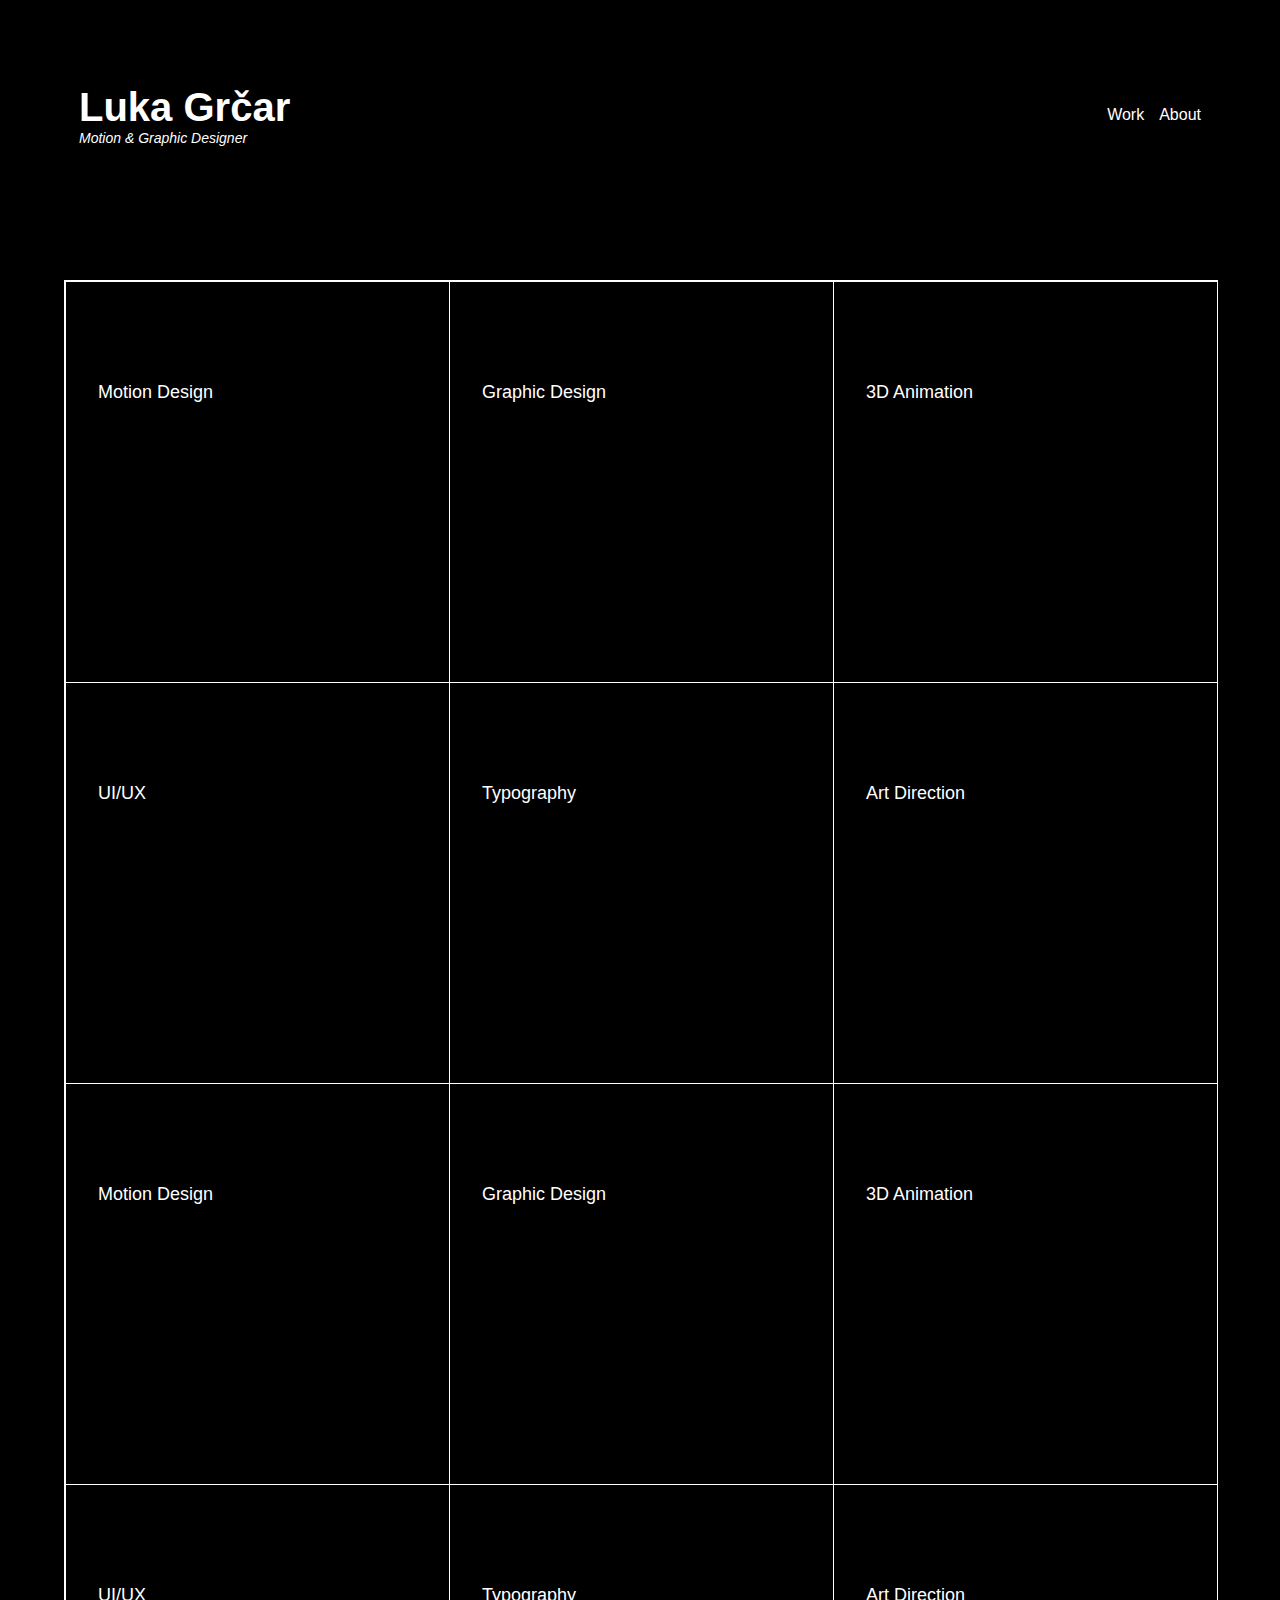
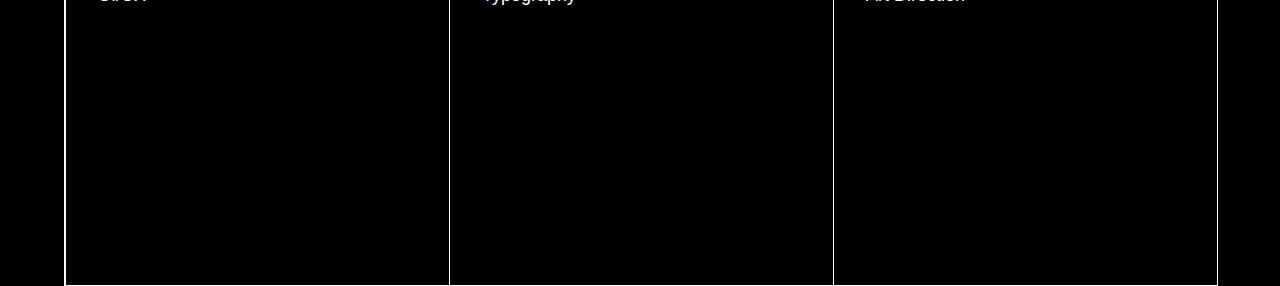
<file: about.html>
<!DOCTYPE html>
<html lang="en">
<head>
    <meta charset="UTF-8">
    <meta name="viewport" content="width=device-width, initial-scale=1.0">
    <title>About me</title>
    <link rel="stylesheet" href="styles.css">  <!-- Reference to the CSS file -->
    <style>
        body {
            font-family: Arial, sans-serif;
            margin: 0;
            padding: 0;
            box-sizing: border-box;
            background-color: black; /* Set background color to black */
            color: white; /* Make text white to be visible on black background */
            padding: 0 5vw; /* Add responsive padding on both sides (10% of the viewport width) */
        }
        header {
            background-color: black; /* Set header background to black */
            color: white;
            padding: 15px;
            height: 200px; /* Set header height to 200px */
            display: flex;
            justify-content: space-between;
            align-items: center;
        }
        header .left {
            font-size: 20px;
        }
        header .left h1 {
            margin: 0;
        }
        header .left p {
            margin: 0;
            font-style: italic;
            font-size: 14px;
        }
        header .right {
            display: flex;
            gap: 15px;
        }
        header .right a {
            color: white;
            text-decoration: none;
            font-size: 16px;
        }
        header .right a:hover {
            text-decoration: underline;
        }
        .cover {
            width: 100%;
            height: 100vh; /* 100% of the viewport height */
            background-image: url('Images/cover.png');
            background-size: cover;
            background-position: center;
        }
        .more-section {
            text-align: center;
            padding: 40px 0;
        }
        .more-section h2 {
            font-size: 50px;
            margin: 0;
        }
        .more-section a {
            text-decoration: none;
            font-size: 20px;
            color: #fff; /* Set color to white for the link */
        }
        .more-section a:hover {
            text-decoration: underline;
        }

        /* New Section with two-column layout */
        .new-section {
            text-align: center;
            padding: 40px 0;
        }
        .new-section h2 {
            font-size: 80px;
            margin: 0;
            text-align: left; /* Align the headline to the left */
        }
        .new-section h3 {
            font-size: 20px;
            font-weight: normal;
            margin: 0;
            text-align: left; /* Align the headline to the left */
        }
        .new-section .image-container {
            display: flex;
            justify-content: space-between;
            gap: 10px; /* Reduced gap to make padding smaller */
            margin-top: 20px;
        }
        .new-section img {
            width: 100%;
            max-width: 49%; /* Set maximum width of each image to 45% to fit two images */
        }

        /* Media Queries for Responsiveness */
        @media (max-width: 768px) {
            body {
                padding: 0 5vw; /* Reduce padding for smaller screens */
            }
            header {
                height: 150px; /* Reduce header height on smaller screens */
            }
            .cover {
                height: 70vh; /* Adjust cover image height on smaller screens */
            }
            .more-section h2 {
                font-size: 30px; /* Adjust the font size for smaller screens */
            }
            .new-section h2 {
                font-size: 30px; /* Adjust the font size for smaller screens */
            }
            .new-section .image-container {
                flex-direction: column; /* Stack images vertically on smaller screens */
                gap: 10px; /* Reduced gap between images */
            }
            .new-section img {
                max-width: 100%; /* Allow images to fill the available space on smaller screens */
            }
        }
    </style>
</head>
<body>
    <header>
    <div class="left">
        <h1><a href="index.html" class="invisible-link">Luka Grčar</a></h1>
        <p>Motion & Graphic Designer</p>
    </div>
    <div class="right">
        <a href="work.html">Work</a>
        <a href="about.html">About</a>
    </div>
</header>

    <div class="grid-container">
        <div class="grid-item">Motion Design</div>
        <div class="grid-item">Graphic Design</div>
        <div class="grid-item">3D Animation</div>
        <div class="grid-item">UI/UX</div>
        <div class="grid-item">Typography</div>
        <div class="grid-item">Art Direction</div>
        <div class="grid-item">Motion Design</div>
        <div class="grid-item">Graphic Design</div>
        <div class="grid-item">3D Animation</div>
        <div class="grid-item">UI/UX</div>
        <div class="grid-item">Typography</div>
        <div class="grid-item">Art Direction</div>
    </div>

</body>
</html>
</file>
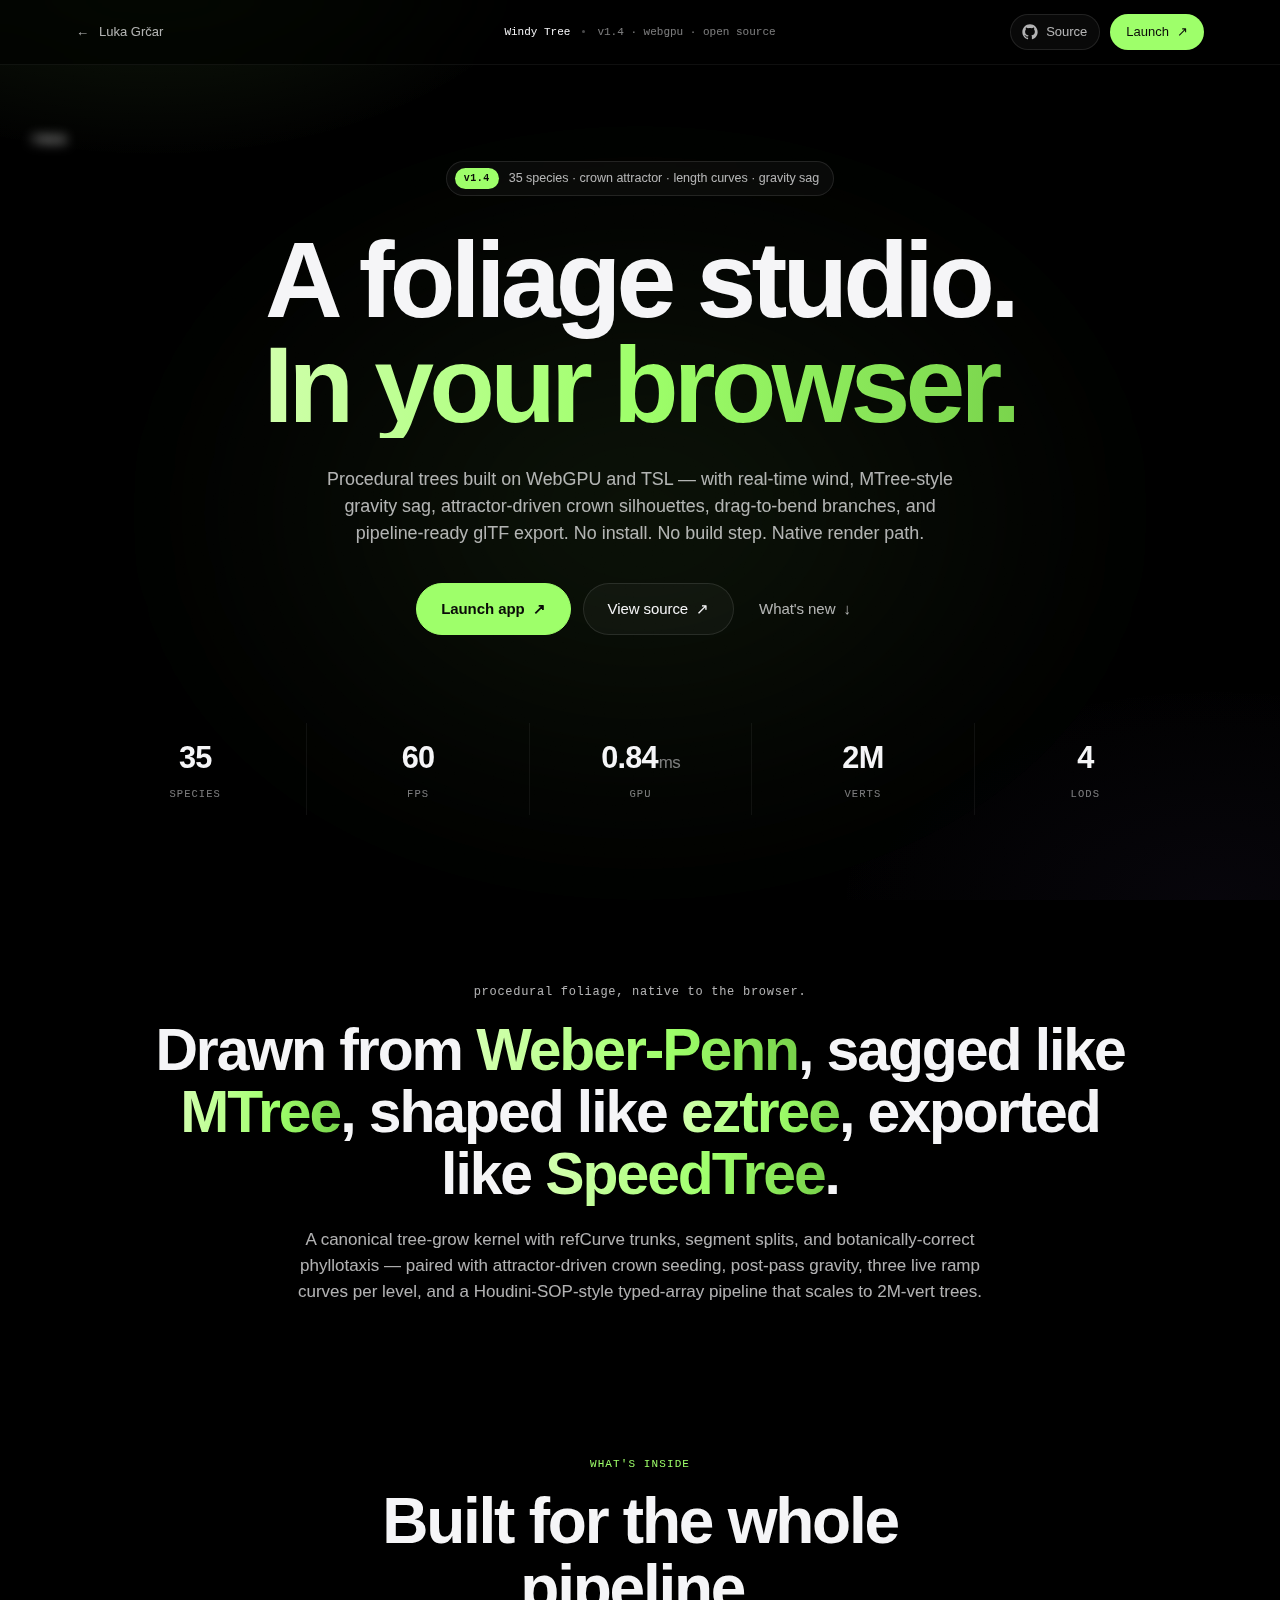
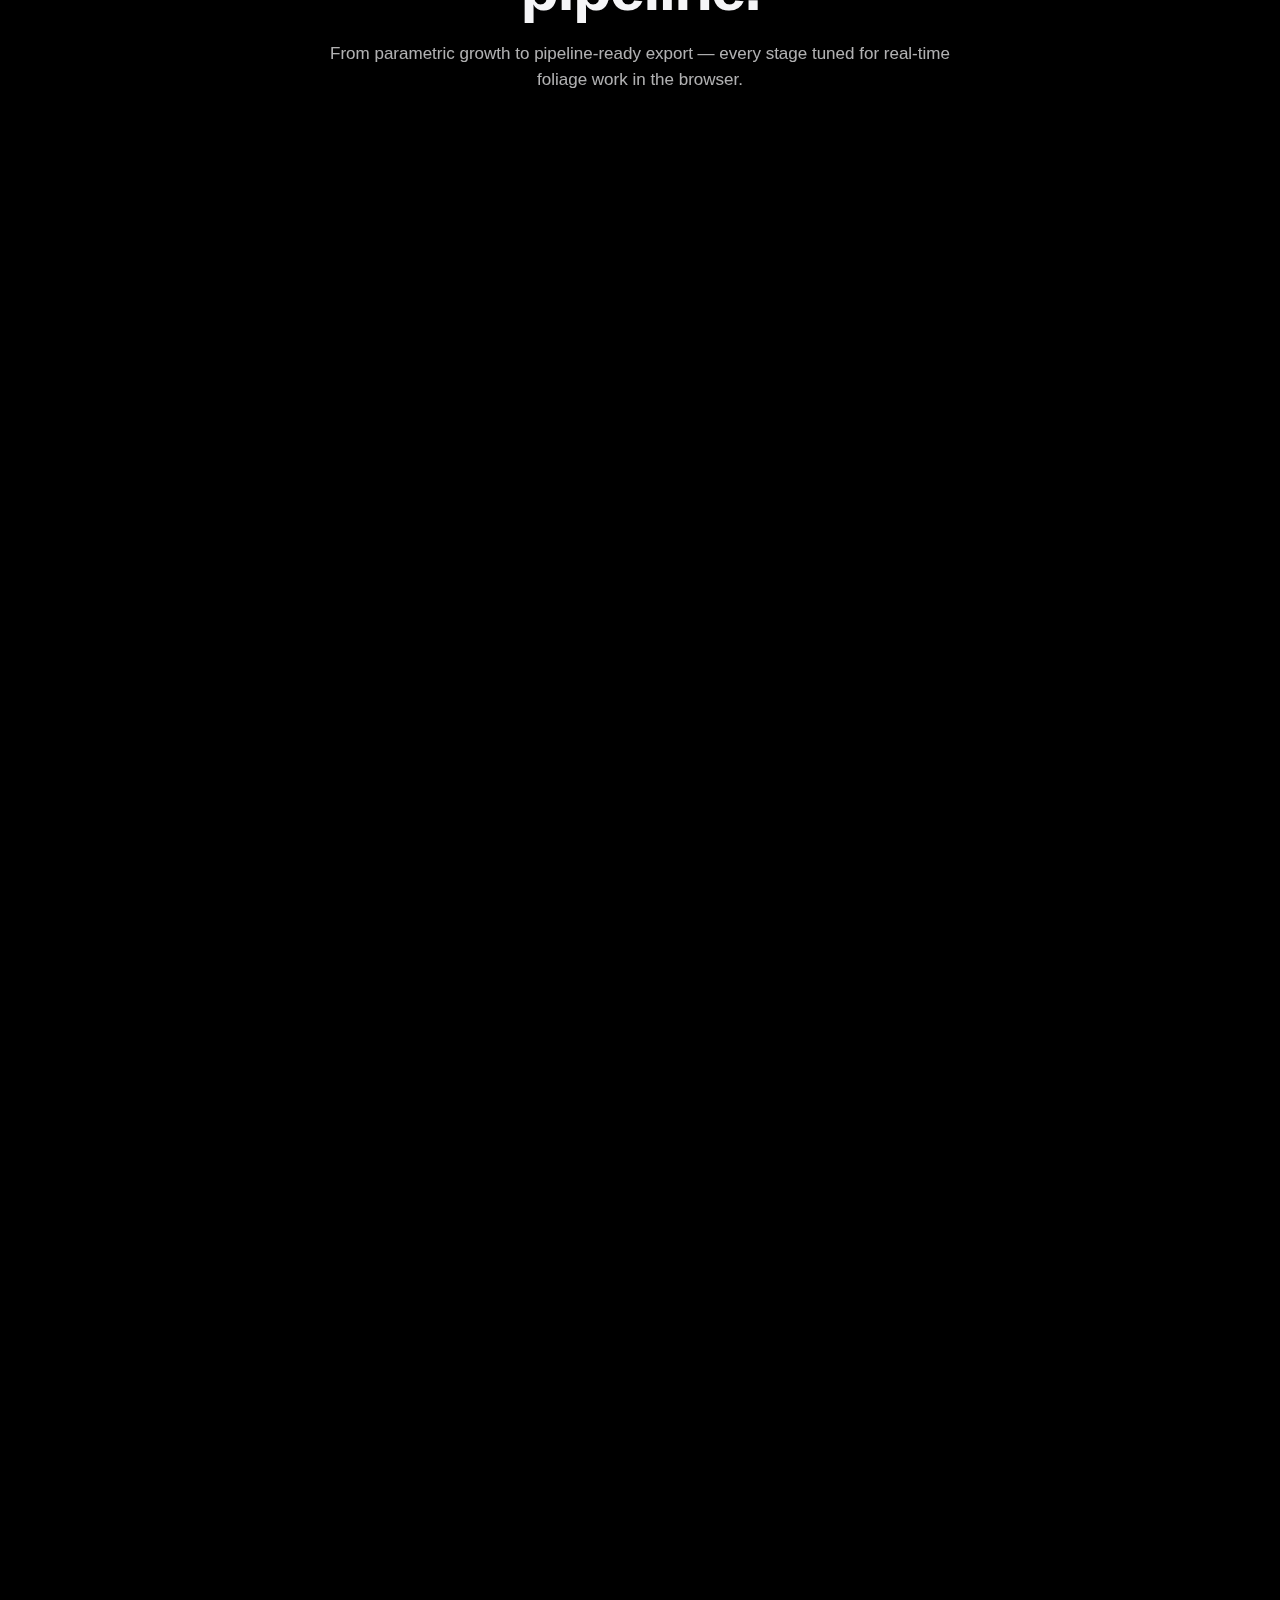
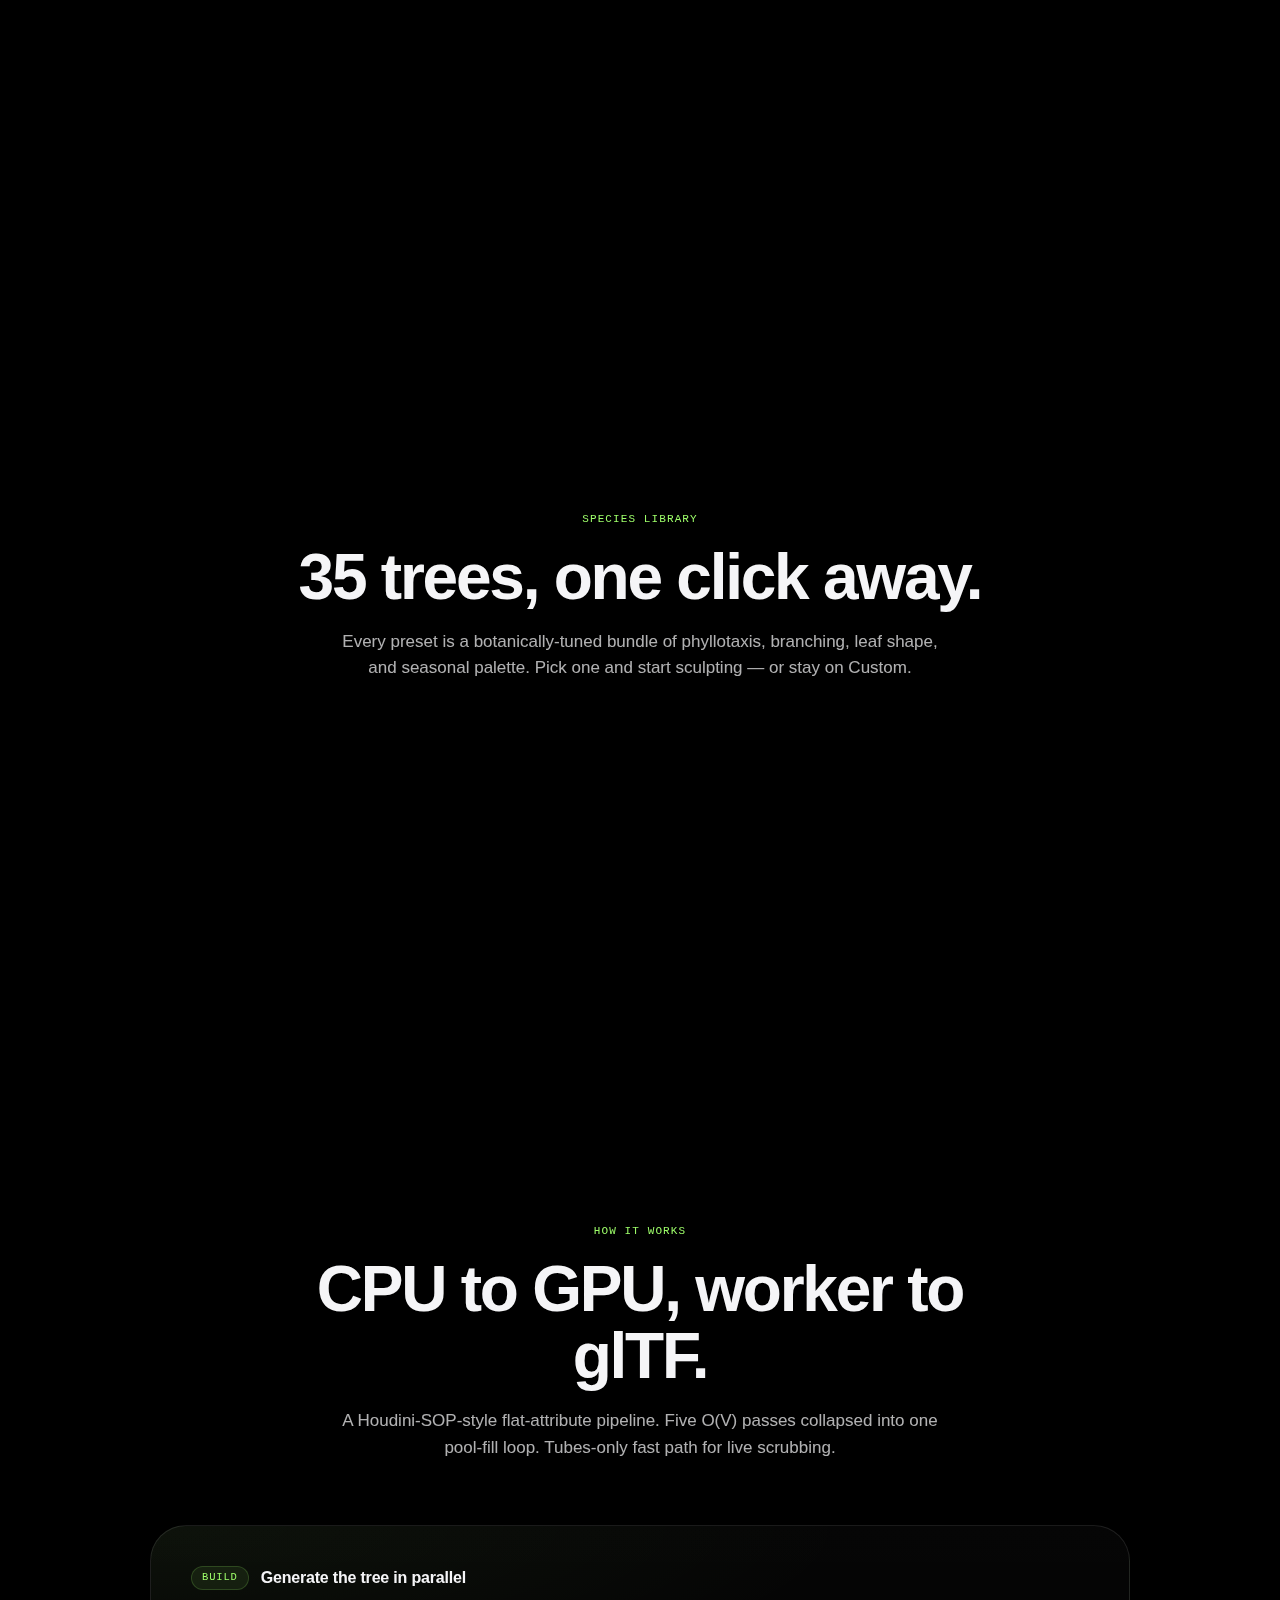
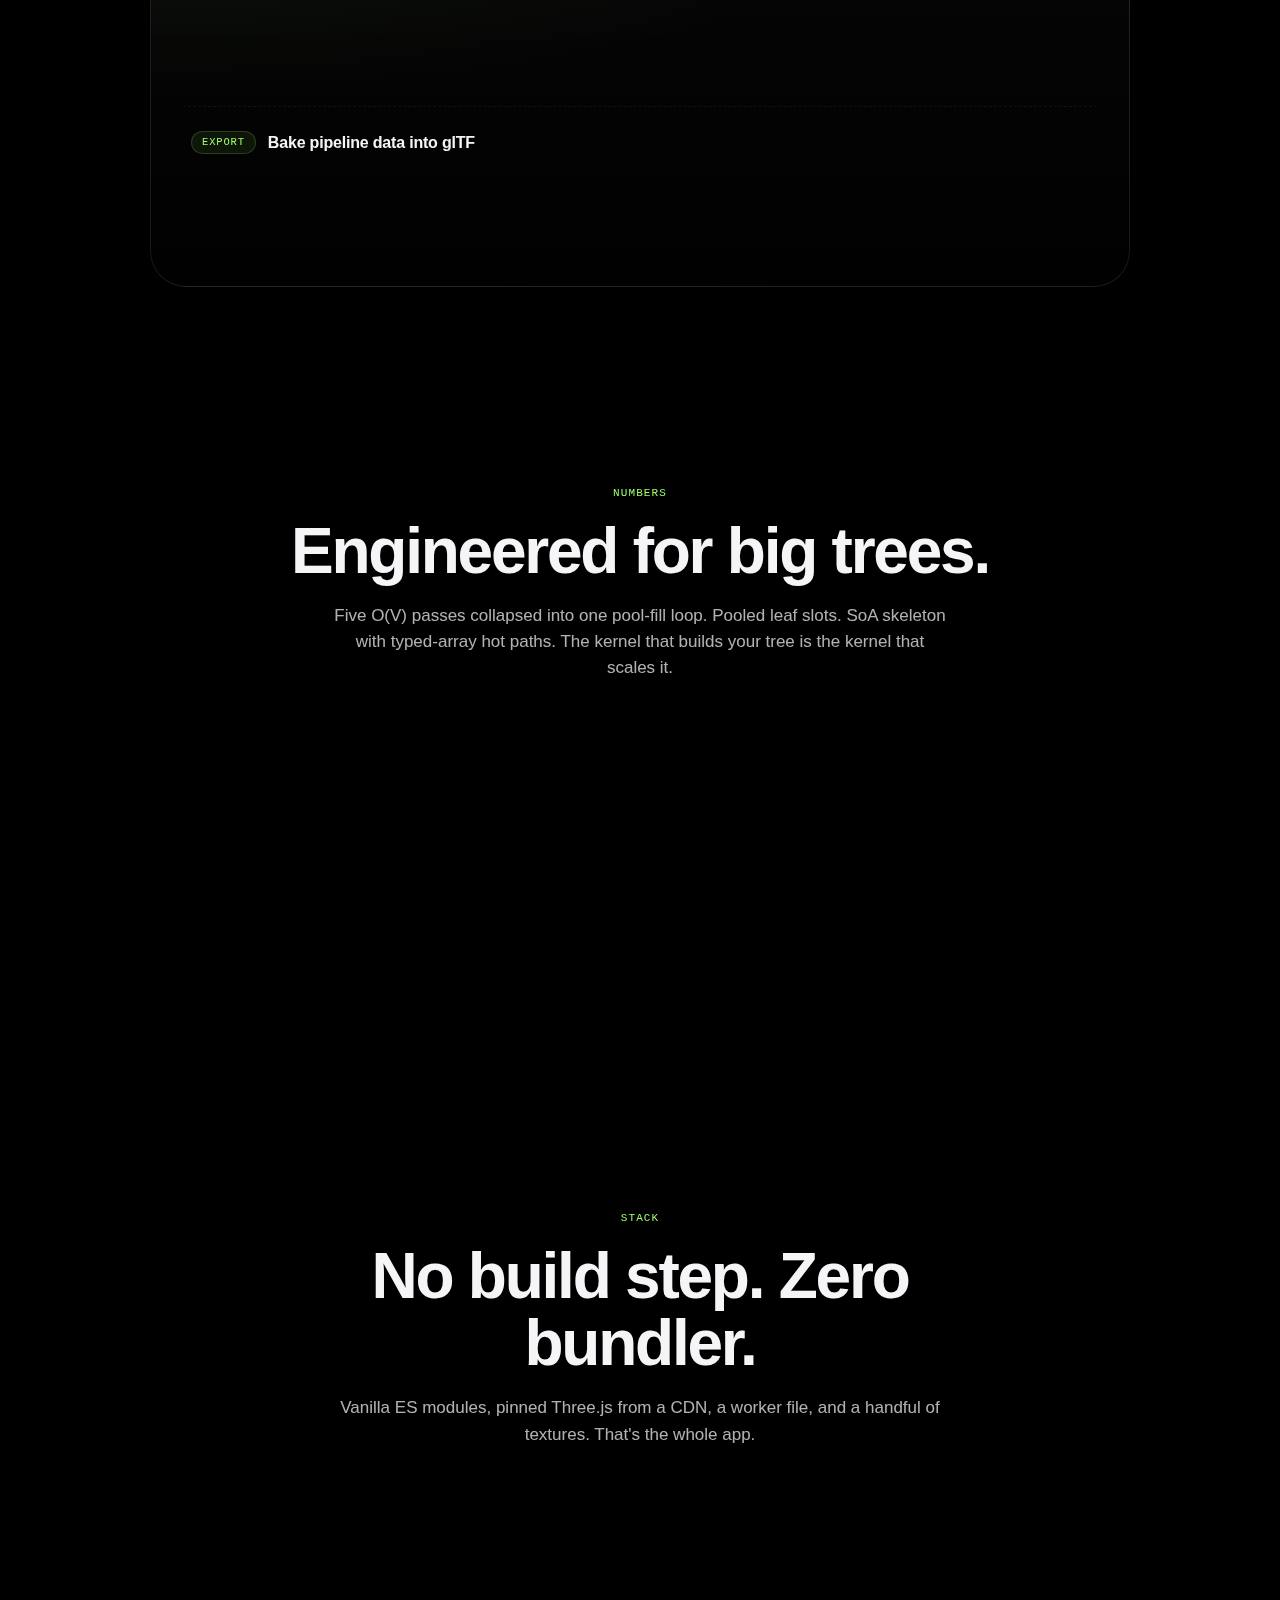
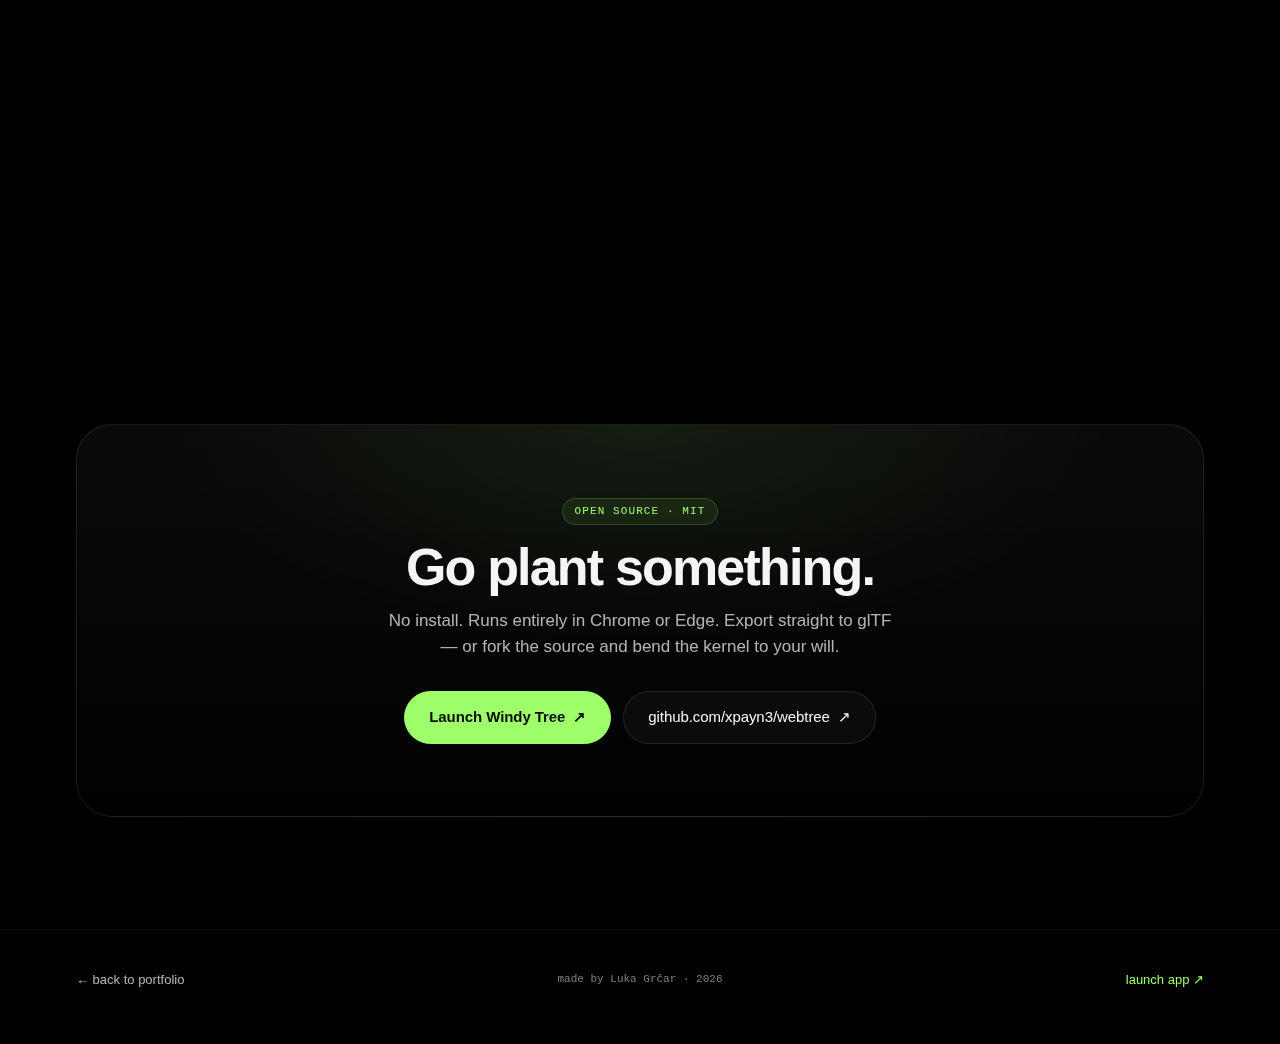
<file: tree.html>
<!DOCTYPE html>
<html lang="en">
<head>
  <meta charset="UTF-8" />
  <meta name="viewport" content="width=device-width, initial-scale=1.0, viewport-fit=cover" />
  <title>Windy Tree — Luka Grčar</title>
  <meta name="description" content="A WebGPU procedural foliage studio. 35 species, gravity sag, length & angle ramps, crown attractor seeding, branch grab, LOD export, pipeline-ready glTF — running entirely in the browser." />
  <link rel="icon" type="image/png" href="favicon.png" />
  <link rel="preconnect" href="https://fonts.googleapis.com" />
  <link rel="preconnect" href="https://fonts.gstatic.com" crossorigin />
  <link href="https://fonts.googleapis.com/css2?family=IBM+Plex+Sans:wght@400;500;600;700&family=IBM+Plex+Mono:wght@400;500;600&display=swap" rel="stylesheet" />
  <link rel="stylesheet" href="tree.css" />
  <link rel="stylesheet" href="floating-nav.css" />
</head>
<body class="page-tree">

  <!-- Floating top-left nav (shared component) -->
  <a href="index.html" class="floating-name">Luka Grčar</a>
  <nav class="floating-nav" aria-label="Sections">
    <a href="index.html" class="floating-nav-link">Home</a>
    <a href="grid.html" class="floating-nav-link">Index</a>
    <a href="lab.html" class="floating-nav-link">Lab</a>
    <a href="tree.html" class="floating-nav-link is-active">Tree</a>
    <a href="about.html" class="floating-nav-link">About</a>
    <a href="about.html#contact" class="floating-nav-link">Contact</a>
  </nav>

<!-- ===================== TOP NAV ===================== -->
<header class="t-top">
  <div class="t-top-inner">
    <a class="t-top-back" href="index.html">
      <span class="t-arrow">←</span>
      <span>Luka Grčar</span>
    </a>
    <div class="t-top-meta">
      <span class="t-top-meta-name">Windy Tree</span>
      <span class="t-dot"></span>
      <span>v1.4 · webgpu · open source</span>
    </div>
    <div class="t-top-actions">
      <a class="t-top-source" href="https://github.com/xpayn3/webtree" target="_blank" rel="noopener" aria-label="View source on GitHub">
        <svg viewBox="0 0 24 24" width="16" height="16" fill="currentColor" aria-hidden="true"><path d="M12 .5C5.65.5.5 5.65.5 12.02c0 5.09 3.29 9.4 7.86 10.93.58.11.79-.25.79-.56 0-.27-.01-1.01-.02-1.99-3.2.7-3.88-1.54-3.88-1.54-.52-1.32-1.27-1.67-1.27-1.67-1.04-.71.08-.7.08-.7 1.15.08 1.76 1.18 1.76 1.18 1.02 1.76 2.69 1.25 3.34.96.1-.74.4-1.25.73-1.54-2.55-.29-5.24-1.28-5.24-5.69 0-1.26.45-2.29 1.18-3.1-.12-.29-.51-1.46.11-3.04 0 0 .96-.31 3.16 1.18.92-.26 1.9-.39 2.88-.39.98 0 1.96.13 2.88.39 2.19-1.49 3.16-1.18 3.16-1.18.62 1.58.23 2.75.11 3.04.74.81 1.18 1.84 1.18 3.1 0 4.42-2.69 5.4-5.25 5.68.41.36.78 1.07.78 2.16 0 1.56-.01 2.82-.01 3.21 0 .31.21.68.79.56 4.57-1.53 7.86-5.85 7.86-10.93C23.5 5.65 18.35.5 12 .5z"/></svg>
        <span>Source</span>
      </a>
      <a class="t-top-launch" href="https://xpayn3.github.io/webtree/" target="_blank" rel="noopener">
        Launch <span class="t-arrow">↗</span>
      </a>
    </div>
  </div>
</header>

<!-- ===================== HERO ===================== -->
<section class="t-hero-wrap">
  <div class="t-hero-haze"></div>

  <div class="t-wrap t-hero-head">
    <div class="t-pill">
      <span class="t-pill-tag">v1.4</span>
      <span>35 species · crown attractor · length curves · gravity sag</span>
    </div>
    <h1 class="t-h1">
      <span class="t-h1-line">A foliage studio.</span>
      <span class="t-h1-line t-h1-accent">In your browser.</span>
    </h1>
    <p class="t-lede">
      Procedural trees built on WebGPU and TSL — with real-time wind, MTree-style
      gravity sag, attractor-driven crown silhouettes, drag-to-bend branches,
      and pipeline-ready glTF export. No install. No build step. Native render path.
    </p>
    <div class="t-cta-row">
      <a class="t-btn t-btn-primary" href="https://xpayn3.github.io/webtree/" target="_blank" rel="noopener">
        <span>Launch app</span>
        <span class="t-arrow">↗</span>
      </a>
      <a class="t-btn t-btn-ghost" href="https://github.com/xpayn3/webtree" target="_blank" rel="noopener">
        <span>View source</span>
        <span class="t-arrow">↗</span>
      </a>
      <a class="t-btn t-btn-tertiary" href="#features">
        <span>What's new</span>
        <span class="t-arrow">↓</span>
      </a>
    </div>
  </div>

  <div class="t-wrap t-hero-stage-wrap">
    <div class="t-hero-stats">
      <div class="t-stat"><span class="t-stat-num">35</span><span class="t-stat-lbl">Species</span></div>
      <div class="t-stat"><span class="t-stat-num">60</span><span class="t-stat-lbl">FPS</span></div>
      <div class="t-stat"><span class="t-stat-num">0.84<span class="t-stat-unit">ms</span></span><span class="t-stat-lbl">GPU</span></div>
      <div class="t-stat"><span class="t-stat-num">2M</span><span class="t-stat-lbl">Verts</span></div>
      <div class="t-stat"><span class="t-stat-num">4</span><span class="t-stat-lbl">LODs</span></div>
    </div>
  </div>
</section>

<!-- ===================== HEADLINE STRIP ===================== -->
<section class="t-band t-wrap">
  <div class="t-band-inner">
    <p class="t-band-eyebrow">Procedural foliage, native to the browser.</p>
    <h2 class="t-band-title">
      Drawn from <span class="t-band-accent">Weber-Penn</span>, sagged like
      <span class="t-band-accent">MTree</span>, shaped like
      <span class="t-band-accent">eztree</span>, exported like
      <span class="t-band-accent">SpeedTree</span>.
    </h2>
    <p class="t-band-sub">
      A canonical tree-grow kernel with refCurve trunks, segment splits, and
      botanically-correct phyllotaxis — paired with attractor-driven crown
      seeding, post-pass gravity, three live ramp curves per level, and a
      Houdini-SOP-style typed-array pipeline that scales to 2M-vert trees.
    </p>
  </div>
</section>

<!-- ===================== FEATURES — BENTO ===================== -->
<section class="t-section t-wrap" id="features">
  <div class="t-section-head">
    <span class="t-section-eyebrow">What's inside</span>
    <h2 class="t-section-title">Built for the whole pipeline.</h2>
    <p class="t-section-sub">From parametric growth to pipeline-ready export — every stage tuned for real-time foliage work in the browser.</p>
  </div>

  <div class="t-bento">

    <!-- HERO CARD: Crown attractor (NEW v1.4) -->
    <article class="t-feat t-feat--hero">
      <div class="t-feat-tag">
        <span class="t-feat-tag-dot"></span>
        New in v1.4
      </div>
      <div class="t-feat-hero-grid">
        <div class="t-feat-hero-copy">
          <h3 class="t-feat-title">Crown attractor seeder.</h3>
          <p class="t-feat-body">
            Sketch the silhouette you want — a sphere, a teardrop, an upside-down
            umbrella — and the grow kernel biases branch direction, length, and
            phyllotactic placement to fill it. The crown emerges from the shape
            you draw, not from a fixed Weber-Penn envelope.
          </p>
          <div class="t-feat-spec">
            <div><span class="t-feat-spec-k">Bias</span><span class="t-feat-spec-v">tropism + length + density</span></div>
            <div><span class="t-feat-spec-k">Falloff</span><span class="t-feat-spec-v">smoothstep · per-level</span></div>
            <div><span class="t-feat-spec-k">Worker</span><span class="t-feat-spec-v">mirrored</span></div>
          </div>
        </div>
        <div class="t-feat-hero-art" aria-hidden="true">
          <svg viewBox="0 0 200 200" fill="none" stroke="currentColor" stroke-linecap="round" stroke-linejoin="round">
            <!-- attractor envelope -->
            <ellipse cx="100" cy="78" rx="74" ry="60" stroke="currentColor" stroke-width="1" stroke-dasharray="3 4" opacity="0.45"/>
            <!-- trunk -->
            <path d="M100 195 L100 138" stroke="currentColor" stroke-width="2.4"/>
            <!-- main scaffolds -->
            <path d="M100 138 C 92 110, 70 95, 52 80" stroke="currentColor" stroke-width="1.8"/>
            <path d="M100 138 C 108 110, 130 95, 148 80" stroke="currentColor" stroke-width="1.8"/>
            <path d="M100 138 C 100 105, 95 80, 100 50" stroke="currentColor" stroke-width="1.8"/>
            <!-- secondary forks bending toward envelope -->
            <path d="M52 80 C 42 70, 38 60, 36 48" stroke="currentColor" stroke-width="1.2" opacity="0.85"/>
            <path d="M52 80 C 56 70, 60 62, 64 50" stroke="currentColor" stroke-width="1.2" opacity="0.85"/>
            <path d="M148 80 C 158 70, 162 60, 164 48" stroke="currentColor" stroke-width="1.2" opacity="0.85"/>
            <path d="M148 80 C 144 70, 140 62, 136 50" stroke="currentColor" stroke-width="1.2" opacity="0.85"/>
            <path d="M100 78 C 92 60, 86 48, 82 36" stroke="currentColor" stroke-width="1.2" opacity="0.85"/>
            <path d="M100 78 C 108 60, 114 48, 118 36" stroke="currentColor" stroke-width="1.2" opacity="0.85"/>
            <!-- attractor accent dots -->
            <circle cx="36"  cy="48" r="3" fill="currentColor" opacity="0.85" class="t-feat-hero-dot"/>
            <circle cx="64"  cy="50" r="3" fill="currentColor" opacity="0.85" class="t-feat-hero-dot"/>
            <circle cx="82"  cy="36" r="3" fill="currentColor" opacity="0.85" class="t-feat-hero-dot"/>
            <circle cx="118" cy="36" r="3" fill="currentColor" opacity="0.85" class="t-feat-hero-dot"/>
            <circle cx="136" cy="50" r="3" fill="currentColor" opacity="0.85" class="t-feat-hero-dot"/>
            <circle cx="164" cy="48" r="3" fill="currentColor" opacity="0.85" class="t-feat-hero-dot"/>
          </svg>
        </div>
      </div>
    </article>

    <!-- WIDE: Gravity sag -->
    <article class="t-feat t-feat--wide">
      <div class="t-feat-ic">
        <svg viewBox="0 0 24 24" fill="none" stroke="currentColor" stroke-width="1.6" stroke-linecap="round" stroke-linejoin="round"><path d="M12 2v6"/><path d="M5 8c2 4 4 6 7 6s5-2 7-6"/><path d="M3 14c3 5 6 7 9 7s6-2 9-7"/></svg>
      </div>
      <h3 class="t-feat-title">Gravity sag.</h3>
      <p class="t-feat-body">An MTree-style post-pass cascades rotations leaf-to-root, weighting each branch by length × radius². Heavy limbs droop, twigs settle, whorls stay level. Two sliders replace pages of hand-tuning.</p>
    </article>

    <!-- MEDIUM: Branch grab -->
    <article class="t-feat t-feat--medium">
      <div class="t-feat-ic">
        <svg viewBox="0 0 24 24" fill="none" stroke="currentColor" stroke-width="1.6" stroke-linecap="round" stroke-linejoin="round"><path d="M18 11V6a2 2 0 0 0-2-2a2 2 0 0 0-2 2"/><path d="M14 10V4a2 2 0 0 0-2-2a2 2 0 0 0-2 2v2"/><path d="M10 10.5V6a2 2 0 0 0-2-2a2 2 0 0 0-2 2v8"/><path d="M18 8a2 2 0 1 1 4 0v6a8 8 0 0 1-8 8h-2c-2.8 0-4.5-.86-5.99-2.34l-3.6-3.6a2 2 0 0 1 2.83-2.82L7 15"/></svg>
      </div>
      <h3 class="t-feat-title">Branch grab.</h3>
      <p class="t-feat-body">Right-click any node and pull. Ancestors bend along the chain with soft-mass weights; release settles back with springy wind.</p>
    </article>

    <!-- WIDE: Length curves / per-level ramps -->
    <article class="t-feat t-feat--wide">
      <div class="t-feat-ic">
        <svg viewBox="0 0 24 24" fill="none" stroke="currentColor" stroke-width="1.6" stroke-linecap="round" stroke-linejoin="round"><path d="M3 18s2-7 8-7 8 4 10 4"/><circle cx="3" cy="18" r="1.5"/><circle cx="11" cy="11" r="1.5"/><circle cx="21" cy="15" r="1.5"/></svg>
      </div>
      <h3 class="t-feat-title">Per-level ramp curves.</h3>
      <p class="t-feat-body">Three live Catmull-Rom ramps per level — <span class="t-code">length</span>, <span class="t-code">randomness</span>, <span class="t-code">startAngle</span> — plus density and split-points. Five knots each. Drag a knot, the tree reshapes the moment you release.</p>
    </article>

    <!-- MEDIUM: PBD wind -->
    <article class="t-feat t-feat--medium">
      <div class="t-feat-ic">
        <svg viewBox="0 0 24 24" fill="none" stroke="currentColor" stroke-width="1.6" stroke-linecap="round" stroke-linejoin="round"><path d="M17.7 7.7a2.5 2.5 0 1 1 1.8 4.3H2"/><path d="M9.6 4.6A2 2 0 1 1 11 8H2"/><path d="M12.6 19.4A2 2 0 1 0 14 16H2"/></svg>
      </div>
      <h3 class="t-feat-title">PBD wind.</h3>
      <p class="t-feat-body">Position-based dynamics on every skeleton node. Direction, gust, swirl, turbulence — bark sway driven from a typed-array SoA solver.</p>
    </article>

    <!-- WIDE: LOD card -->
    <article class="t-feat t-feat--wide">
      <div class="t-feat-ic">
        <svg viewBox="0 0 24 24" fill="none" stroke="currentColor" stroke-width="1.6" stroke-linecap="round" stroke-linejoin="round"><path d="m12.83 2.18a2 2 0 0 0-1.66 0L2.6 6.08a1 1 0 0 0 0 1.83l8.58 3.91a2 2 0 0 0 1.66 0l8.58-3.9a1 1 0 0 0 0-1.83Z"/><path d="m22 17.65-9.17 4.16a2 2 0 0 1-1.66 0L2 17.65"/><path d="m22 12.65-9.17 4.16a2 2 0 0 1-1.66 0L2 12.65"/></svg>
      </div>
      <h3 class="t-feat-title">Side-by-side LODs + billboard impostor.</h3>
      <p class="t-feat-body">Compare LOD0–LOD3 in the same scene. Meshoptimizer where it pays, SimplifyModifier where it doesn't. Final LOD is an 8-tri crossed-quad billboard captured orthographically — drop-in for scattering tools past 100 m.</p>
      <div class="t-feat-lod">
        <div class="t-feat-lod-cell"><span class="t-feat-lod-tag">LOD 0</span><span class="t-feat-lod-num">126k</span></div>
        <div class="t-feat-lod-cell"><span class="t-feat-lod-tag">LOD 1</span><span class="t-feat-lod-num">42k</span></div>
        <div class="t-feat-lod-cell"><span class="t-feat-lod-tag">LOD 2</span><span class="t-feat-lod-num">12k</span></div>
        <div class="t-feat-lod-cell"><span class="t-feat-lod-tag">LOD 3</span><span class="t-feat-lod-num">3k</span></div>
        <div class="t-feat-lod-cell t-feat-lod-cell--accent"><span class="t-feat-lod-tag">Billboard</span><span class="t-feat-lod-num">8</span></div>
      </div>
    </article>

    <!-- MEDIUM: glTF export -->
    <article class="t-feat t-feat--medium">
      <div class="t-feat-ic">
        <svg viewBox="0 0 24 24" fill="none" stroke="currentColor" stroke-width="1.6" stroke-linecap="round" stroke-linejoin="round"><path d="M21 15v4a2 2 0 0 1-2 2H5a2 2 0 0 1-2-2v-4"/><polyline points="7 10 12 15 17 10"/><line x1="12" y1="15" x2="12" y2="3"/></svg>
      </div>
      <h3 class="t-feat-title">Pipeline-ready glTF.</h3>
      <p class="t-feat-body">Wind vertex colors, pivot-painter UVs, named material slots, bounds metadata in <span class="t-code">extras</span>. Drop-in for Unreal or Unity.</p>
    </article>

    <!-- Row: 3 medium cards (Live scrub · Worker pool · 3D pivot) -->
    <article class="t-feat t-feat--medium">
      <div class="t-feat-ic">
        <svg viewBox="0 0 24 24" fill="none" stroke="currentColor" stroke-width="1.6" stroke-linecap="round" stroke-linejoin="round"><path d="M3 12h4l3-9 4 18 3-9h4"/></svg>
      </div>
      <h3 class="t-feat-title">Live scrub.</h3>
      <p class="t-feat-body">Radius, profile, knots, buttress, react-wood — drag and the trunk re-extrudes in 50 ms. Tubes-only fast path; foliage skipped while you sculpt.</p>
    </article>

    <article class="t-feat t-feat--medium">
      <div class="t-feat-ic">
        <svg viewBox="0 0 24 24" fill="none" stroke="currentColor" stroke-width="1.6" stroke-linecap="round" stroke-linejoin="round"><rect width="18" height="18" x="3" y="3" rx="2"/><path d="M3 9h18"/><path d="M9 21V9"/></svg>
      </div>
      <h3 class="t-feat-title">Worker pool.</h3>
      <p class="t-feat-body">Tree, chains, and tubes fan across <span class="t-code">hardwareConcurrency − 1</span> workers. Greedy bin-packing keeps each thread fed.</p>
    </article>

    <article class="t-feat t-feat--medium">
      <div class="t-feat-ic">
        <svg viewBox="0 0 24 24" fill="none" stroke="currentColor" stroke-width="1.6" stroke-linecap="round" stroke-linejoin="round"><circle cx="12" cy="12" r="9"/><circle cx="12" cy="12" r="2" fill="currentColor"/><path d="M12 3v3"/><path d="M12 18v3"/><path d="M3 12h3"/><path d="M18 12h3"/></svg>
      </div>
      <h3 class="t-feat-title">3D-app pivot.</h3>
      <p class="t-feat-body">Switch between target, cursor, and bounding-center pivot modes — like Maya, Houdini, or Blender. Capture-phase orbit, no camera reset.</p>
    </article>

    <!-- Row: 3 medium cards (Spotlight · PBR · Welcome card) -->
    <article class="t-feat t-feat--medium">
      <div class="t-feat-ic">
        <svg viewBox="0 0 24 24" fill="none" stroke="currentColor" stroke-width="1.6" stroke-linecap="round" stroke-linejoin="round"><circle cx="11" cy="11" r="8"/><path d="m21 21-4.3-4.3"/></svg>
      </div>
      <h3 class="t-feat-title">Spotlight palette.</h3>
      <p class="t-feat-body">⌘K opens a fuzzy command bar across every slider, species, and toggle. Type two letters and you're there.</p>
    </article>

    <article class="t-feat t-feat--medium">
      <div class="t-feat-ic">
        <svg viewBox="0 0 24 24" fill="none" stroke="currentColor" stroke-width="1.6" stroke-linecap="round" stroke-linejoin="round"><circle cx="12" cy="12" r="10"/><path d="M2 12h20"/><path d="M12 2a15 15 0 0 1 0 20a15 15 0 0 1 0-20"/></svg>
      </div>
      <h3 class="t-feat-title">PBR + seasons.</h3>
      <p class="t-feat-body">MeshPhysical with leaf translucency, tiling bark with normals, and a season palette that fades spring → summer → autumn → winter.</p>
    </article>

    <article class="t-feat t-feat--medium">
      <div class="t-feat-ic">
        <svg viewBox="0 0 24 24" fill="none" stroke="currentColor" stroke-width="1.6" stroke-linecap="round" stroke-linejoin="round"><rect width="18" height="14" x="3" y="5" rx="2"/><path d="M7 9h4"/><path d="M7 13h10"/><path d="M7 17h7"/></svg>
      </div>
      <h3 class="t-feat-title">Welcome library.</h3>
      <p class="t-feat-body">First load opens a tabbed species library — broadleaf, conifer, bush — with hand-shot thumbnails. Click a card, the tree applies. Dismissed for good after one click.</p>
    </article>

  </div>
</section>

<!-- ===================== SPECIES LIBRARY ===================== -->
<section class="t-section t-wrap" id="species">
  <div class="t-section-head">
    <span class="t-section-eyebrow">Species library</span>
    <h2 class="t-section-title">35 trees, one click away.</h2>
    <p class="t-section-sub">Every preset is a botanically-tuned bundle of phyllotaxis, branching, leaf shape, and seasonal palette. Pick one and start sculpting — or stay on Custom.</p>
  </div>

  <div class="t-species">
    <div class="t-species-cat">
      <div class="t-species-cat-head">
        <span class="t-species-cat-icon" aria-hidden="true">
          <svg viewBox="0 0 24 24" fill="none" stroke="currentColor" stroke-width="1.6" stroke-linecap="round" stroke-linejoin="round"><path d="M11 20A7 7 0 0 1 9.8 6.1C15.5 5 17 4.48 19 2c1 2 2 4.18 2 8 0 5.5-4.78 10-10 10z"/><path d="M2 21c0-3 1.85-5.36 5.08-6"/></svg>
        </span>
        <span class="t-species-cat-name">Broadleaf</span>
        <span class="t-species-cat-count">19</span>
      </div>
      <div class="t-species-list">
        <span class="t-species-chip">Oak</span>
        <span class="t-species-chip">Maple</span>
        <span class="t-species-chip">Cherry</span>
        <span class="t-species-chip">Willow</span>
        <span class="t-species-chip">Birch</span>
        <span class="t-species-chip">Acacia</span>
        <span class="t-species-chip">Olive</span>
        <span class="t-species-chip">Baobab</span>
        <span class="t-species-chip">Palm</span>
        <span class="t-species-chip">Aspen</span>
        <span class="t-species-chip">Tupelo</span>
        <span class="t-species-chip">Sassafras</span>
        <span class="t-species-chip">Lime</span>
        <span class="t-species-chip">Beech</span>
        <span class="t-species-chip">Plane Tree</span>
        <span class="t-species-chip">Ginkgo</span>
        <span class="t-species-chip">Lombardy Poplar</span>
        <span class="t-species-chip">Japanese Maple</span>
        <span class="t-species-chip">Eucalyptus</span>
      </div>
    </div>

    <div class="t-species-cat">
      <div class="t-species-cat-head">
        <span class="t-species-cat-icon" aria-hidden="true">
          <svg viewBox="0 0 24 24" fill="none" stroke="currentColor" stroke-width="1.6" stroke-linecap="round" stroke-linejoin="round"><path d="M12 2 L4 12 L8 12 L4 18 L9 18 L5 22 L19 22 L15 18 L20 18 L16 12 L20 12 Z"/></svg>
        </span>
        <span class="t-species-cat-name">Conifer</span>
        <span class="t-species-cat-count">11</span>
      </div>
      <div class="t-species-list">
        <span class="t-species-chip">Pine</span>
        <span class="t-species-chip">Spruce</span>
        <span class="t-species-chip">Cedar</span>
        <span class="t-species-chip">Cypress</span>
        <span class="t-species-chip">Fir</span>
        <span class="t-species-chip">Larch</span>
        <span class="t-species-chip">Scots Pine</span>
        <span class="t-species-chip">Hemlock</span>
        <span class="t-species-chip">Juniper</span>
        <span class="t-species-chip">Redwood</span>
        <span class="t-species-chip">Araucaria</span>
      </div>
    </div>

    <div class="t-species-cat">
      <div class="t-species-cat-head">
        <span class="t-species-cat-icon" aria-hidden="true">
          <svg viewBox="0 0 24 24" fill="none" stroke="currentColor" stroke-width="1.6" stroke-linecap="round" stroke-linejoin="round"><path d="M7 17q-3 0-3-3 0-2 2-2.5 0-2 2-2.5 1-3 4-3 3 0 4 3 2 .5 2 2.5 0 3-3 3z"/><path d="M9 17v4M15 17v4"/></svg>
        </span>
        <span class="t-species-cat-name">Bush</span>
        <span class="t-species-cat-count">5</span>
      </div>
      <div class="t-species-list">
        <span class="t-species-chip">Boxwood</span>
        <span class="t-species-chip">Lavender</span>
        <span class="t-species-chip">Hydrangea</span>
        <span class="t-species-chip">Rosemary</span>
        <span class="t-species-chip">Holly</span>
      </div>
    </div>
  </div>
</section>

<!-- ===================== PIPELINE ===================== -->
<section class="t-section t-wrap">
  <div class="t-section-head">
    <span class="t-section-eyebrow">How it works</span>
    <h2 class="t-section-title">CPU to GPU, worker to glTF.</h2>
    <p class="t-section-sub">A Houdini-SOP-style flat-attribute pipeline. Five O(V) passes collapsed into one pool-fill loop. Tubes-only fast path for live scrubbing.</p>
  </div>

  <div class="t-pipeline-wrap">
    <div class="t-pipe-phase">
      <div class="t-pipe-phase-label">
        <span class="t-pipe-phase-num">Build</span>
        <span class="t-pipe-phase-name">Generate the tree in parallel</span>
      </div>
      <div class="t-pipe-row">
        <div class="t-pipe-step"><span class="t-pipe-name">Tree graph</span><span class="t-pipe-where">worker #0</span></div>
        <div class="t-pipe-step"><span class="t-pipe-name">Gravity sag</span><span class="t-pipe-where">post-pass</span></div>
        <div class="t-pipe-step"><span class="t-pipe-name">Tube extrude</span><span class="t-pipe-where">pool · parallel</span></div>
        <div class="t-pipe-step"><span class="t-pipe-name">Pool-fill bark</span><span class="t-pipe-where">main thread</span></div>
        <div class="t-pipe-step"><span class="t-pipe-name">Foliage phase</span><span class="t-pipe-where">instanced</span></div>
        <div class="t-pipe-step"><span class="t-pipe-name">PBD + render</span><span class="t-pipe-where">webgpu</span></div>
      </div>
    </div>

    <div class="t-pipe-phase">
      <div class="t-pipe-phase-label">
        <span class="t-pipe-phase-num">Export</span>
        <span class="t-pipe-phase-name">Bake pipeline data into glTF</span>
      </div>
      <div class="t-pipe-row">
        <div class="t-pipe-step"><span class="t-pipe-name">Wind colors</span><span class="t-pipe-where">vertex rgba</span></div>
        <div class="t-pipe-step"><span class="t-pipe-name">Pivot UVs</span><span class="t-pipe-where">uv1 + uv2</span></div>
        <div class="t-pipe-step"><span class="t-pipe-name">Material slots</span><span class="t-pipe-where">bark · leaf-a · leaf-b</span></div>
        <div class="t-pipe-step"><span class="t-pipe-name">LOD bundle</span><span class="t-pipe-where">0 → 3</span></div>
        <div class="t-pipe-step"><span class="t-pipe-name">Billboard atlas</span><span class="t-pipe-where">crossed quad</span></div>
        <div class="t-pipe-step"><span class="t-pipe-name">.glb / .gltf</span><span class="t-pipe-where">+ extras</span></div>
      </div>
    </div>
  </div>
</section>

<!-- ===================== METRICS BIG ===================== -->
<section class="t-section t-wrap">
  <div class="t-section-head">
    <span class="t-section-eyebrow">Numbers</span>
    <h2 class="t-section-title">Engineered for big trees.</h2>
    <p class="t-section-sub">Five O(V) passes collapsed into one pool-fill loop. Pooled leaf slots. SoA skeleton with typed-array hot paths. The kernel that builds your tree is the kernel that scales it.</p>
  </div>
  <div class="t-metrics">
    <div class="t-metric">
      <span class="t-metric-num">2M</span>
      <span class="t-metric-lbl">Vertex tree, scrubbed live.</span>
      <span class="t-metric-sub">Tubes-only fast path: ~300 ms per drag tick on a Macbook Pro. Foliage skipped while you sculpt, regenerated on release.</span>
    </div>
    <div class="t-metric">
      <span class="t-metric-num">200K</span>
      <span class="t-metric-lbl">Leaves, zero allocations.</span>
      <span class="t-metric-sub">Pooled leaf slots — steady-state foliage scrub never hits the GC. Per-frame anchor offsets written direct into the instance matrix.</span>
    </div>
    <div class="t-metric">
      <span class="t-metric-num">35</span>
      <span class="t-metric-lbl">Species presets.</span>
      <span class="t-metric-sub">Oak, Maple, Cherry, Birch, Aspen, Pine, Spruce, Cedar, Redwood, Ginkgo, Plane Tree, Boxwood, Palm — and 22 more.</span>
    </div>
  </div>
</section>

<!-- ===================== STACK ===================== -->
<section class="t-section t-wrap">
  <div class="t-section-head">
    <span class="t-section-eyebrow">Stack</span>
    <h2 class="t-section-title">No build step. Zero bundler.</h2>
    <p class="t-section-sub">Vanilla ES modules, pinned Three.js from a CDN, a worker file, and a handful of textures. That's the whole app.</p>
  </div>

  <div class="t-stack">
    <div class="t-stack-col">
      <div class="t-stack-head">// rendering</div>
      <ul class="t-stack-list">
        <li><span class="t-stack-key">WebGPURenderer</span><span class="t-stack-val">native path</span></li>
        <li><span class="t-stack-key">Three.js r184</span><span class="t-stack-val">node materials · TSL</span></li>
        <li><span class="t-stack-key">RenderPipeline</span><span class="t-stack-val">bloom · GTAO · DOF</span></li>
        <li><span class="t-stack-key">PMREM</span><span class="t-stack-val">HDRI environment</span></li>
        <li><span class="t-stack-key">CanvasTexture</span><span class="t-stack-val">grid · procedural needles</span></li>
        <li><span class="t-stack-key">Device-loss handler</span><span class="t-stack-val">graceful reload</span></li>
      </ul>
    </div>
    <div class="t-stack-col">
      <div class="t-stack-head">// data</div>
      <ul class="t-stack-list">
        <li><span class="t-stack-key">Web Workers</span><span class="t-stack-val">tree · chains · tubes</span></li>
        <li><span class="t-stack-key">SoA skeleton</span><span class="t-stack-val">typed arrays per channel</span></li>
        <li><span class="t-stack-key">PBD sim</span><span class="t-stack-val">edge · bend constraints</span></li>
        <li><span class="t-stack-key">Pool-fill bark</span><span class="t-stack-val">grow-only typed pools</span></li>
        <li><span class="t-stack-key">meshoptimizer</span><span class="t-stack-val">topology-preserving LOD</span></li>
        <li><span class="t-stack-key">GLTFExporter</span><span class="t-stack-val">+ pipeline metadata</span></li>
      </ul>
    </div>
  </div>
</section>

<!-- ===================== CTA BAND ===================== -->
<section class="t-wrap">
  <div class="t-cta-band">
    <span class="t-cta-band-eyebrow">Open source · MIT</span>
    <h2 class="t-cta-band-title">Go plant something.</h2>
    <p class="t-cta-band-sub">No install. Runs entirely in Chrome or Edge. Export straight to glTF — or fork the source and bend the kernel to your will.</p>
    <div class="t-cta-row">
      <a class="t-btn t-btn-primary" href="https://xpayn3.github.io/webtree/" target="_blank" rel="noopener">
        <span>Launch Windy Tree</span>
        <span class="t-arrow">↗</span>
      </a>
      <a class="t-btn t-btn-ghost" href="https://github.com/xpayn3/webtree" target="_blank" rel="noopener">
        <span>github.com/xpayn3/webtree</span>
        <span class="t-arrow">↗</span>
      </a>
    </div>
  </div>
</section>

<!-- ===================== FOOTER ===================== -->
<footer class="t-foot">
  <div class="t-wrap">
    <div class="t-foot-row">
      <a class="t-foot-back" href="index.html"><span class="t-arrow">←</span> back to portfolio</a>
      <span class="t-foot-mid">made by Luka Grčar · 2026</span>
      <a class="t-foot-launch" href="https://xpayn3.github.io/webtree/" target="_blank" rel="noopener">launch app <span class="t-arrow">↗</span></a>
    </div>
  </div>
</footer>

<script src="tree.js" defer></script>
  <script src="floating-nav.js" defer></script>
</body>
</html>
</file>
<file: styles.css>
body {
    font-family: "Unbounded", normal;
    font-size: 3vw;
    margin: 0;
    padding: 0;
}

header {
    background-color: #333;
    padding: 10px 0;
}

nav ul {
    list-style-type: none;
    margin: 0;
    padding: 0;
    text-align: center;
}

nav ul li {
    display: inline;
    margin: 0 15px;
}

nav ul li a {
    color: white;
    text-decoration: none;
}

section {
    padding: 60px;
    margin-bottom: 40px; /* Adds space below each section */
    text-align: center;
}

.project {
    margin-bottom: 20px;
}

.project img {
    max-width: 100%;
    height: auto;
}
.grey-text {
    color: grey; /* Sets the text color to grey */
}

/* Default styles for the video container */
.video-container {
    position: relative;
    width: 100%; /* Take up the full width of the container */
    height: 0;
    padding-bottom: 56.25%; /* Maintain 16:9 aspect ratio */
    overflow: hidden; /* Hide overflow */
}

/* The iframe to fill the container */
.video-container iframe {
    position: absolute;
    top: 0;
    left: 0;
    width: 100%; /* Full width */
    height: 100%; /* Full height */
    object-fit: cover; /* Crop and cover the container */
}

/* Mobile styles to adjust the container for smaller screens */
@media (max-width: 768px) {
    .video-container {
        height: 40vh; /* Full height of the screen on mobile */
        padding-bottom: 0; /* Remove the aspect ratio padding */
    }

    .video-container iframe {
        width: 100%;
        height: 50%; /* Make sure the iframe takes up the full screen height */
    }
}

.scrolling-text {
    width: 100%;
    overflow: hidden;
    
    text-align: left;
    position: relative;
}

.scrolling-text h1 {
    display: inline-block;
    font-size: 24px;
    color: white;
    white-space: nowrap;
    position: absolute;
    
    animation: scroll-left 40s linear infinite;
}


.invisible-link {
    color: inherit; /* Use the same color as surrounding text */
    text-decoration: none; /* Remove underline */
    cursor: pointer; /* Keep it clickable */
}
.invisible-link:hover {
    text-decoration: none; /* No underline on hover */
}




.grid-container {
    display: grid;
    grid-template-columns: repeat(3, 1fr); /* 3 columns */
    grid-gap: 0px; /* No gap between items */
     border: 1px solid white;
    width: 100%;
    max-width: 100%;
    margin-top: 50px;
    
}

.grid-item {
    border-left: 1px solid white;
    border-top: 1px solid white;
    padding: 100px 32px 100px 32px;
    text-align: left;
    font-size: 18px;
    height: 200px; /* Adjust height of each grid item */
    margin: 0px; /* Add negative margin */
}


/* Full-width image */
.full-width-image {
    width: 100%; /* Ensure the image takes the full width */
    margin-bottom: 1vh; /* Add space below the full-width image */
}

.full-width-image img {
    width: 100%; /* Ensure the image is 100% of its container */
    height: auto; /* Maintain aspect ratio */
    object-fit: cover; /* Ensure it covers the section fully */
}

/* Image container for two side-by-side images */
.image-container {
    display: flex;
    justify-content: space-between;
    gap: 5px; /* Space between the two images */
}

.image-container img {
    width: 49%; /* Ensure each image takes up 48% of the container's width */
    height: auto; /* Maintain aspect ratio */
    object-fit: cover; /* Ensure the image covers its container */
}

/* Optional: Make images responsive */
@media (max-width: 768px) {
    .image-container {
        flex-direction: column; /* Stack images vertically on smaller screens */
    }

    .image-container img {
        width: 100%; /* Make each image take full width on smaller screens */
    }
}


.new-section {
    text-align: center;
    padding: 40px 0;
    width: 100%; /* Ensure full width of section */
}

.new-section h2 {
    font-size: 80px;
    margin: 0;
    text-align: left; /* Align the headline to the left */
}

.new-section h3 {
    font-size: 20px;
    font-weight: normal;
    margin: 0;
    text-align: left; /* Align the headline to the left */
}

.new-section .image-container {
    display: flex;
    justify-content: space-between;
    gap: 10px; /* Reduced gap to make padding smaller */
    margin-top: 20px;
}

.new-section img {
    width: 100%;
    max-width: 49%; /* Set maximum width of each image to 45% to fit two images */
}


/* Wrapper for the entire content */
.container {
    max-width: 1200px; /* Set the max width for the page content */
    margin: 0 auto; /* Center the container horizontally */
    padding: 0 20px; /* Add some padding on the sides for spacing */
}

/* Optional: Set a minimum width if needed */
body {
    min-width: 320px; /* Ensures the page is not too narrow on mobile devices */
}


footer {
    text-align: center; /* Center the text */
    padding: 20px 0; /* Add padding above and below */
    background-color: black; /* Set footer background to black */
    color: white; /* Make text white */
    font-size: 16px; /* Set font size */
}
</file>
<file: tree.css>
/* ============================================================
   Windy Tree — showcase page
   Apple-style: pure black, generous type, bento features, soft
   glass cards. Self-contained. No external dependencies.
   ============================================================ */

* { box-sizing: border-box; margin: 0; padding: 0; }

:root {
  /* Pure-black canvas, like apple.com product pages */
  --bg:        #000;
  --bg-2:      #06070a;
  --bg-3:      #0c0e13;
  --surface-1: rgba(255, 255, 255, 0.035);
  --surface-2: rgba(255, 255, 255, 0.06);
  --surface-3: rgba(255, 255, 255, 0.09);
  --line:      rgba(255, 255, 255, 0.06);
  --line-hi:   rgba(255, 255, 255, 0.10);
  --line-xhi:  rgba(255, 255, 255, 0.18);
  --ink:       #f5f5f7;
  --ink-mute:  rgba(245, 245, 247, 0.72);
  --ink-dim:   rgba(245, 245, 247, 0.5);
  --ink-ghost: rgba(245, 245, 247, 0.3);

  --accent:        #9eff6a;
  --accent-soft:   rgba(158, 255, 106, 0.08);
  --accent-med:    rgba(158, 255, 106, 0.18);
  --accent-glow:   rgba(158, 255, 106, 0.35);
  --accent-bright: #d4ffb0;
  --accent-deep:   #77d14a;

  --font-sans: 'Geist', -apple-system, BlinkMacSystemFont, 'SF Pro Display', 'Inter', 'Helvetica Neue', sans-serif;
  --font-mono: 'Geist Mono', 'SF Mono', 'JetBrains Mono', Menlo, monospace;

  --r-xs: 6px;
  --r-sm: 10px;
  --r:    14px;
  --r-md: 18px;
  --r-lg: 22px;
  --r-xl: 28px;
  --r-2xl: 36px;

  --ease: cubic-bezier(0.32, 0.72, 0, 1);
  --ease-out: cubic-bezier(0.16, 1, 0.3, 1);
  --ease-bounce: cubic-bezier(0.34, 1.56, 0.64, 1);

  --max-w: 1240px;
  --pad-x: 56px;
}

html, body {
  background: var(--bg);
  color: var(--ink);
  font-family: var(--font-sans);
  font-feature-settings: "ss01" 1, "cv01" 1;
  -webkit-font-smoothing: antialiased;
  -moz-osx-font-smoothing: grayscale;
  min-height: 100vh;
  overflow-x: hidden;
  line-height: 1.5;
}

/* Faint, atmospheric blooms — the only "decoration" on a black canvas. */
body::before {
  content: '';
  position: fixed; inset: 0;
  pointer-events: none;
  z-index: 0;
  background:
    radial-gradient(60% 50% at 12% -10%, rgba(158, 255, 106, 0.12) 0%, transparent 55%),
    radial-gradient(50% 40% at 95% 100%, rgba(120, 90, 200, 0.05) 0%, transparent 60%);
}
body::after {
  content: '';
  position: fixed; inset: 0;
  pointer-events: none;
  z-index: 0;
  opacity: 0.35;
  mix-blend-mode: overlay;
  background-image: url("data:image/svg+xml;utf8,<svg xmlns='http://www.w3.org/2000/svg' width='140' height='140'><filter id='n'><feTurbulence type='fractalNoise' baseFrequency='0.9' numOctaves='2' stitchTiles='stitch'/><feColorMatrix values='0 0 0 0 1  0 0 0 0 1  0 0 0 0 1  0 0 0 0.04 0'/></filter><rect width='100%25' height='100%25' filter='url(%23n)'/></svg>");
}

a { color: inherit; text-decoration: none; }
button { font-family: inherit; }

.t-wrap {
  max-width: var(--max-w);
  margin: 0 auto;
  padding: 0 var(--pad-x);
  position: relative;
  z-index: 1;
}

.t-mono {
  font-family: var(--font-mono);
  font-size: 11px;
  letter-spacing: 0.02em;
  color: var(--ink-mute);
  text-transform: lowercase;
}
.t-arrow { display: inline-block; transition: transform 0.2s var(--ease-out); }

.t-code {
  font-family: var(--font-mono);
  font-size: 0.86em;
  background: var(--surface-2);
  border: 1px solid var(--line-hi);
  padding: 1px 6px;
  border-radius: 5px;
  color: var(--ink);
}

/* ============================================================
   TOP NAV
   ============================================================ */
.t-top {
  position: sticky;
  top: 0;
  z-index: 50;
  padding: 14px 0;
  background: rgba(0, 0, 0, 0.65);
  backdrop-filter: blur(22px) saturate(1.6);
  -webkit-backdrop-filter: blur(22px) saturate(1.6);
  border-bottom: 1px solid var(--line);
}
.t-top-inner {
  max-width: var(--max-w);
  margin: 0 auto;
  padding: 0 var(--pad-x);
  display: grid;
  grid-template-columns: 1fr auto 1fr;
  align-items: center;
}
.t-top-back {
  display: inline-flex; align-items: center; gap: 10px;
  font-size: 13px;
  font-weight: 500;
  color: var(--ink-mute);
  transition: color 0.2s var(--ease);
  width: max-content;
}
.t-top-back:hover { color: var(--ink); }
.t-top-back:hover .t-arrow { transform: translateX(-3px); }
.t-top-meta {
  display: inline-flex; align-items: center; gap: 12px;
  font-family: var(--font-mono);
  font-size: 11px;
  color: var(--ink-dim);
}
.t-top-meta-name { color: var(--ink); font-weight: 500; }
.t-dot { width: 3px; height: 3px; border-radius: 50%; background: var(--ink-ghost); }
.t-top-actions {
  justify-self: end;
  display: inline-flex; align-items: center; gap: 10px;
}
.t-top-source {
  display: inline-flex; align-items: center; gap: 8px;
  padding: 7px 12px 7px 11px;
  font-size: 13px;
  font-weight: 500;
  color: var(--ink-mute);
  background: var(--surface-1);
  border: 1px solid var(--line-hi);
  border-radius: 999px;
  transition: background 0.2s var(--ease), border-color 0.2s var(--ease), color 0.2s var(--ease);
}
.t-top-source:hover {
  color: var(--ink);
  border-color: var(--line-xhi);
  background: var(--surface-2);
}
.t-top-source svg { display: block; }
.t-top-launch {
  display: inline-flex; align-items: center; gap: 8px;
  padding: 8px 16px;
  font-size: 13px;
  font-weight: 500;
  color: #0a0c08;
  background: var(--accent);
  border-radius: 999px;
  transition: background 0.2s var(--ease), box-shadow 0.2s var(--ease), transform 0.2s var(--ease);
}
.t-top-launch:hover {
  background: var(--accent-bright);
  box-shadow: 0 4px 24px var(--accent-glow);
  transform: translateY(-1px);
}
.t-top-launch:hover .t-arrow { transform: translate(2px, -2px); }

/* ============================================================
   HERO — centered, towering
   ============================================================ */
.t-hero-wrap {
  position: relative;
  padding: 96px 0 72px;
}
/* Atmospheric glow behind the hero stage */
.t-hero-haze {
  position: absolute;
  top: 12%; left: 50%;
  transform: translateX(-50%);
  width: 1100px; height: 700px;
  border-radius: 50%;
  background: radial-gradient(ellipse, var(--accent-glow) 0%, transparent 60%);
  filter: blur(120px);
  pointer-events: none;
  opacity: 0.3;
  z-index: 0;
}

.t-hero-head {
  text-align: center;
  position: relative;
  z-index: 2;
  max-width: 920px;
  margin: 0 auto;
  padding-bottom: 56px;
}

.t-pill {
  display: inline-flex; align-items: center; gap: 10px;
  padding: 6px 14px 6px 8px;
  margin: 0 auto 32px;
  border: 1px solid var(--line-hi);
  border-radius: 999px;
  background: var(--surface-1);
  backdrop-filter: blur(10px);
  -webkit-backdrop-filter: blur(10px);
  font-size: 12.5px;
  color: var(--ink-mute);
  transition: border-color 0.2s var(--ease), color 0.2s var(--ease);
}
.t-pill:hover { border-color: var(--line-xhi); color: var(--ink); }
.t-pill-tag {
  background: var(--accent);
  color: #0a0c08;
  font-family: var(--font-mono);
  font-weight: 600;
  font-size: 10px;
  padding: 3px 9px;
  border-radius: 999px;
  letter-spacing: 0.05em;
}

.t-h1 {
  font-size: clamp(54px, 8.4vw, 124px);
  font-weight: 660;
  line-height: 0.98;
  letter-spacing: -0.045em;
  margin-bottom: 28px;
}
.t-h1-line { display: block; }
.t-h1-accent {
  background: linear-gradient(96deg, var(--accent-bright) 0%, var(--accent) 50%, var(--accent-deep) 100%);
  -webkit-background-clip: text; background-clip: text;
  -webkit-text-fill-color: transparent;
}

.t-lede {
  font-size: clamp(17px, 1.4vw, 21px);
  line-height: 1.5;
  color: var(--ink-mute);
  max-width: 660px;
  margin: 0 auto 36px;
  font-weight: 400;
}

.t-cta-row {
  display: flex; gap: 12px; flex-wrap: wrap;
  justify-content: center;
}
.t-btn {
  display: inline-flex; align-items: center; gap: 8px;
  padding: 14px 24px;
  font-size: 15px;
  font-weight: 500;
  letter-spacing: -0.005em;
  border: 1px solid;
  border-radius: 999px;
  cursor: pointer;
  transition: background 0.2s var(--ease), border-color 0.2s var(--ease), transform 0.2s var(--ease), box-shadow 0.2s var(--ease);
}
.t-btn-primary {
  background: var(--accent);
  border-color: var(--accent);
  color: #0a0c08;
  font-weight: 600;
}
.t-btn-primary:hover {
  background: var(--accent-bright);
  border-color: var(--accent-bright);
  transform: translateY(-1px);
  box-shadow: 0 12px 36px var(--accent-glow);
}
.t-btn-primary:hover .t-arrow { transform: translate(2px, -2px); }
.t-btn-ghost {
  background: var(--surface-1);
  border-color: var(--line-hi);
  color: var(--ink);
}
.t-btn-ghost:hover {
  background: var(--surface-2);
  border-color: var(--line-xhi);
}
.t-btn-ghost:hover .t-arrow { transform: translate(2px, -2px); }
.t-btn-tertiary {
  background: transparent;
  border-color: transparent;
  color: var(--ink-mute);
  padding-left: 12px;
  padding-right: 12px;
}
.t-btn-tertiary:hover {
  color: var(--ink);
  background: var(--surface-1);
}
.t-btn-tertiary:hover .t-arrow { transform: translateY(2px); }

/* ----- HERO live preview stage ----- */
.t-hero-stage-wrap { position: relative; z-index: 2; }
.t-hero-stage {
  position: relative;
  border-radius: var(--r-2xl);
  background: linear-gradient(180deg, #0a0b0e 0%, #050608 100%);
  overflow: hidden;
  height: clamp(420px, 62vh, 720px);
  border: 1px solid var(--line-hi);
  box-shadow:
    0 60px 140px rgba(0, 0, 0, 0.7),
    0 20px 40px rgba(0, 0, 0, 0.4),
    inset 0 0 0 1px rgba(255, 255, 255, 0.03);
}
.t-hero-frame-canvas {
  position: absolute; inset: 0;
  overflow: hidden;
  border-radius: inherit;
}
.t-hero-iframe {
  width: 100%; height: 100%;
  border: 0;
  display: block;
  background: var(--bg);
}

/* ---------- species overlay ---------- */
.t-car-overlay {
  position: absolute;
  top: 20px; left: 20px;
  display: flex; flex-direction: column; gap: 3px;
  padding: 12px 16px;
  background: rgba(8, 9, 12, 0.72);
  backdrop-filter: blur(20px) saturate(1.6);
  -webkit-backdrop-filter: blur(20px) saturate(1.6);
  border: 1px solid var(--line-hi);
  border-radius: var(--r-sm);
  z-index: 3;
  pointer-events: none;
  transition: opacity 0.3s var(--ease-out), transform 0.3s var(--ease-out);
}
.t-car-overlay.is-changing { opacity: 0; transform: translateY(-2px); }
.t-car-overlay-name {
  font-size: 15px;
  font-weight: 600;
  letter-spacing: -0.012em;
  color: var(--ink);
}
.t-car-overlay-meta { font-size: 11px; color: var(--ink-mute); }

/* ---------- carousel arrows ---------- */
.t-car-btn {
  position: absolute;
  top: 50%; transform: translateY(-50%);
  width: 40px; height: 40px;
  display: flex; align-items: center; justify-content: center;
  background: rgba(8, 9, 12, 0.72);
  backdrop-filter: blur(14px) saturate(1.6);
  -webkit-backdrop-filter: blur(14px) saturate(1.6);
  border: 1px solid var(--line-hi);
  border-radius: 50%;
  color: var(--ink);
  cursor: pointer;
  font-size: 18px;
  line-height: 1;
  transition: background 0.2s var(--ease), border-color 0.2s var(--ease), opacity 0.2s var(--ease), transform 0.2s var(--ease);
  opacity: 0;
  z-index: 3;
}
.t-hero-frame-canvas:hover .t-car-btn { opacity: 1; }
.t-car-btn:hover {
  background: rgba(28, 30, 36, 0.88);
  border-color: var(--accent-med);
  color: var(--accent);
  transform: translateY(-50%) scale(1.05);
}
.t-car-prev { left: 18px; }
.t-car-next { right: 18px; }

/* ---------- carousel dots ---------- */
.t-car-dots {
  position: absolute;
  bottom: 22px; left: 50%;
  transform: translateX(-50%);
  display: flex; gap: 7px;
  padding: 8px 12px;
  background: rgba(8, 9, 12, 0.72);
  border: 1px solid var(--line-hi);
  border-radius: 999px;
  z-index: 3;
  backdrop-filter: blur(14px) saturate(1.6);
  -webkit-backdrop-filter: blur(14px) saturate(1.6);
}
.t-car-dot {
  width: 6px; height: 6px;
  border-radius: 50%;
  background: var(--line-xhi);
  border: 0;
  padding: 0;
  cursor: pointer;
  transition: background 0.25s var(--ease), width 0.25s var(--ease);
}
.t-car-dot.is-on {
  background: var(--accent);
  width: 22px;
  border-radius: 3px;
}

/* ---------- hero stat strip ---------- */
.t-hero-stats {
  display: grid;
  grid-template-columns: repeat(5, 1fr);
  gap: 0;
  margin-top: 32px;
  padding: 0 8px;
}
.t-stat {
  display: flex; flex-direction: column; gap: 6px;
  padding: 12px 0;
  text-align: center;
}
.t-stat + .t-stat { border-left: 1px solid var(--line); }
.t-stat-num {
  font-size: clamp(22px, 2.4vw, 32px);
  font-weight: 600;
  color: var(--ink);
  letter-spacing: -0.025em;
  font-variant-numeric: tabular-nums;
}
.t-stat-unit {
  font-size: 0.55em;
  color: var(--ink-dim);
  font-weight: 500;
  margin-left: 1px;
}
.t-stat-lbl {
  font-family: var(--font-mono);
  font-size: 10.5px;
  color: var(--ink-dim);
  text-transform: uppercase;
  letter-spacing: 0.1em;
}

/* ============================================================
   HEADLINE BAND
   ============================================================ */
.t-band {
  padding: 96px 0 48px;
  position: relative;
  z-index: 1;
}
.t-band-inner {
  max-width: 980px;
  margin: 0 auto;
  text-align: center;
}
.t-band-eyebrow {
  font-family: var(--font-mono);
  font-size: 12px;
  color: var(--ink-mute);
  letter-spacing: 0.06em;
  text-transform: lowercase;
  margin-bottom: 18px;
}
.t-band-title {
  font-size: clamp(34px, 4.6vw, 64px);
  font-weight: 620;
  letter-spacing: -0.035em;
  line-height: 1.05;
  margin-bottom: 22px;
}
.t-band-accent {
  background: linear-gradient(96deg, var(--accent-bright) 0%, var(--accent) 60%, var(--accent-deep) 100%);
  -webkit-background-clip: text; background-clip: text;
  -webkit-text-fill-color: transparent;
}
.t-band-sub {
  font-size: 17px;
  line-height: 1.55;
  color: var(--ink-mute);
  max-width: 720px;
  margin: 0 auto;
}

/* ============================================================
   SECTION HEADER
   ============================================================ */
.t-section {
  padding: 96px 0;
  position: relative;
  z-index: 1;
}
.t-section-head {
  text-align: center;
  max-width: 720px;
  margin: 0 auto 64px;
}
.t-section-eyebrow {
  display: inline-block;
  font-family: var(--font-mono);
  font-size: 11px;
  color: var(--accent);
  letter-spacing: 0.1em;
  text-transform: uppercase;
  margin-bottom: 16px;
}
.t-section-title {
  font-size: clamp(36px, 5vw, 64px);
  font-weight: 640;
  letter-spacing: -0.035em;
  line-height: 1.05;
  margin-bottom: 18px;
  color: var(--ink);
}
.t-section-sub {
  font-size: 17px;
  line-height: 1.55;
  color: var(--ink-mute);
  max-width: 620px;
  margin: 0 auto;
}

/* ============================================================
   FEATURES — bento grid
   ============================================================ */
.t-bento {
  display: grid;
  grid-template-columns: repeat(6, 1fr);
  gap: 14px;
  grid-auto-flow: dense;
}
.t-feat {
  position: relative;
  padding: 28px 28px 32px;
  border: 1px solid var(--line);
  border-radius: var(--r-xl);
  background: linear-gradient(180deg, rgba(255, 255, 255, 0.028), rgba(255, 255, 255, 0.005));
  transition: border-color 0.3s var(--ease), background 0.3s var(--ease), transform 0.3s var(--ease), box-shadow 0.3s var(--ease);
  overflow: hidden;
  grid-column: span 2;
}
.t-feat:hover {
  border-color: var(--line-xhi);
  background: linear-gradient(180deg, rgba(255, 255, 255, 0.05), rgba(255, 255, 255, 0.012));
  transform: translateY(-3px);
  box-shadow: 0 24px 60px rgba(0, 0, 0, 0.45);
}
.t-feat:hover .t-feat-ic {
  color: var(--accent);
  border-color: var(--accent-med);
  background: var(--accent-soft);
}
.t-feat--medium { grid-column: span 2; }
.t-feat--wide   { grid-column: span 4; }
.t-feat--hero {
  grid-column: span 6;
  padding: 44px 44px 48px;
  background:
    radial-gradient(80% 100% at 0% 0%, rgba(158, 255, 106, 0.08) 0%, transparent 60%),
    linear-gradient(180deg, rgba(255, 255, 255, 0.04), rgba(255, 255, 255, 0.005));
  border-color: var(--line-hi);
}
.t-feat--hero .t-feat-title {
  font-size: clamp(34px, 4vw, 56px);
  font-weight: 620;
  letter-spacing: -0.035em;
  line-height: 1.05;
  margin-bottom: 20px;
}
.t-feat--hero .t-feat-body {
  font-size: 17px;
  max-width: 560px;
}
.t-feat-hero-grid {
  display: grid;
  grid-template-columns: minmax(0, 1.3fr) minmax(0, 1fr);
  gap: 36px;
  align-items: center;
}
.t-feat-hero-copy { min-width: 0; }
.t-feat-hero-art {
  position: relative;
  aspect-ratio: 1 / 1;
  max-width: 280px;
  justify-self: center;
  color: var(--ink);
  filter: drop-shadow(0 0 24px rgba(158, 255, 106, 0.18));
}
.t-feat-hero-art svg { width: 100%; height: 100%; display: block; }
.t-feat-hero-dot {
  fill: var(--accent);
  animation: t-attractor 3.6s ease-in-out infinite;
  transform-origin: center;
}
.t-feat-hero-dot:nth-child(7n)  { animation-delay: 0s; }
.t-feat-hero-dot:nth-child(7n+1) { animation-delay: 0.4s; }
.t-feat-hero-dot:nth-child(7n+2) { animation-delay: 0.8s; }
.t-feat-hero-dot:nth-child(7n+3) { animation-delay: 1.2s; }
.t-feat-hero-dot:nth-child(7n+4) { animation-delay: 1.6s; }
.t-feat-hero-dot:nth-child(7n+5) { animation-delay: 2.0s; }
@keyframes t-attractor {
  0%, 100% { opacity: 0.55; transform: scale(1); }
  50%      { opacity: 1; transform: scale(1.25); }
}
.t-feat-tag {
  display: inline-flex; align-items: center; gap: 8px;
  padding: 5px 12px 5px 9px;
  margin-bottom: 22px;
  border: 1px solid var(--accent-med);
  background: var(--accent-soft);
  border-radius: 999px;
  font-family: var(--font-mono);
  font-size: 11px;
  color: var(--accent);
  letter-spacing: 0.04em;
  text-transform: uppercase;
}
.t-feat-tag-dot {
  width: 6px; height: 6px;
  border-radius: 50%;
  background: var(--accent);
  box-shadow: 0 0 10px var(--accent);
  animation: t-pulse 2s ease-in-out infinite;
}
@keyframes t-pulse {
  0%, 100% { opacity: 1; transform: scale(1); }
  50%      { opacity: 0.5; transform: scale(0.85); }
}
.t-feat-ic {
  width: 40px; height: 40px;
  border-radius: var(--r-sm);
  border: 1px solid var(--line-hi);
  background: var(--surface-1);
  display: flex; align-items: center; justify-content: center;
  color: var(--ink);
  margin-bottom: 22px;
  transition: color 0.3s var(--ease), border-color 0.3s var(--ease), background 0.3s var(--ease);
}
.t-feat-ic svg { width: 20px; height: 20px; }
.t-feat-title {
  font-size: 21px;
  font-weight: 600;
  letter-spacing: -0.022em;
  margin-bottom: 10px;
  color: var(--ink);
}
.t-feat-body {
  font-size: 14.5px;
  line-height: 1.55;
  color: var(--ink-mute);
}

/* Hero card spec strip */
.t-feat-spec {
  display: grid;
  grid-template-columns: repeat(3, max-content);
  gap: 24px;
  margin-top: 28px;
  padding-top: 24px;
  border-top: 1px solid var(--line);
}
.t-feat-spec > div {
  display: flex; flex-direction: column; gap: 4px;
}
.t-feat-spec-k {
  font-family: var(--font-mono);
  font-size: 10.5px;
  color: var(--ink-dim);
  text-transform: uppercase;
  letter-spacing: 0.08em;
}
.t-feat-spec-v {
  font-size: 13px;
  font-weight: 500;
  color: var(--ink);
  letter-spacing: -0.005em;
}

/* LOD wide-card row */
.t-feat-lod {
  display: grid;
  grid-template-columns: repeat(5, 1fr);
  gap: 8px;
  margin-top: 24px;
}
.t-feat-lod-cell {
  display: flex; flex-direction: column; gap: 4px;
  padding: 12px 14px;
  border: 1px solid var(--line);
  border-radius: var(--r-sm);
  background: var(--surface-1);
  transition: border-color 0.25s var(--ease), background 0.25s var(--ease);
}
.t-feat-lod-cell:hover {
  border-color: var(--line-xhi);
  background: var(--surface-2);
}
.t-feat-lod-cell--accent {
  border-color: var(--accent-med);
  background: var(--accent-soft);
}
.t-feat-lod-cell--accent .t-feat-lod-tag,
.t-feat-lod-cell--accent .t-feat-lod-num { color: var(--accent); }
.t-feat-lod-tag {
  font-family: var(--font-mono);
  font-size: 10px;
  color: var(--ink-dim);
  text-transform: uppercase;
  letter-spacing: 0.08em;
}
.t-feat-lod-num {
  font-size: 18px;
  font-weight: 600;
  color: var(--ink);
  font-variant-numeric: tabular-nums;
  letter-spacing: -0.02em;
}

/* ============================================================
   PIPELINE
   ============================================================ */
.t-pipeline-wrap {
  max-width: 980px;
  margin: 0 auto;
  padding: 32px;
  border: 1px solid var(--line-hi);
  border-radius: var(--r-2xl);
  background:
    radial-gradient(120% 80% at 0% 0%, rgba(158, 255, 106, 0.05) 0%, transparent 60%),
    linear-gradient(180deg, rgba(255, 255, 255, 0.025), rgba(255, 255, 255, 0.005));
}
.t-pipe-phase {
  padding: 24px 8px;
  border-bottom: 1px dashed var(--line);
}
.t-pipe-phase:first-child { padding-top: 8px; }
.t-pipe-phase:last-child { border-bottom: 0; padding-bottom: 8px; }
.t-pipe-phase-label {
  display: flex; align-items: center; gap: 12px;
  margin-bottom: 22px;
}
.t-pipe-phase-num {
  font-family: var(--font-mono);
  font-size: 10.5px;
  padding: 3px 10px;
  background: var(--accent-soft);
  border: 1px solid var(--accent-med);
  border-radius: 999px;
  color: var(--accent);
  letter-spacing: 0.08em;
  text-transform: uppercase;
}
.t-pipe-phase-name {
  font-size: 16px;
  font-weight: 600;
  letter-spacing: -0.012em;
  color: var(--ink);
}
.t-pipe-row {
  display: grid;
  grid-template-columns: repeat(6, 1fr);
  gap: 8px;
}
.t-pipe-step {
  display: flex; flex-direction: column; gap: 5px;
  padding: 14px 14px;
  border: 1px solid var(--line);
  border-radius: var(--r-sm);
  background: var(--surface-1);
  min-width: 0;
  transition: border-color 0.25s var(--ease), background 0.25s var(--ease), transform 0.25s var(--ease);
}
.t-pipe-step:hover {
  border-color: var(--line-xhi);
  background: var(--surface-2);
  transform: translateY(-2px);
}
.t-pipe-name {
  font-size: 13px;
  font-weight: 500;
  color: var(--ink);
  letter-spacing: -0.005em;
}
.t-pipe-where {
  font-family: var(--font-mono);
  font-size: 10px;
  color: var(--ink-dim);
  overflow: hidden;
  text-overflow: ellipsis;
  white-space: nowrap;
}

/* ============================================================
   METRICS
   ============================================================ */
.t-metrics {
  display: grid;
  grid-template-columns: repeat(3, 1fr);
  gap: 14px;
  max-width: 1100px;
  margin: 0 auto;
}
.t-metric {
  padding: 36px 32px 40px;
  border: 1px solid var(--line);
  border-radius: var(--r-xl);
  background: linear-gradient(180deg, rgba(255, 255, 255, 0.025), rgba(255, 255, 255, 0.003));
  transition: border-color 0.3s var(--ease), background 0.3s var(--ease), transform 0.3s var(--ease);
}
.t-metric:hover {
  border-color: var(--line-xhi);
  background: linear-gradient(180deg, rgba(255, 255, 255, 0.04), rgba(255, 255, 255, 0.005));
  transform: translateY(-3px);
}
.t-metric-num {
  display: block;
  font-size: clamp(48px, 6vw, 80px);
  font-weight: 660;
  letter-spacing: -0.04em;
  line-height: 1;
  margin-bottom: 14px;
  background: linear-gradient(180deg, var(--ink) 0%, rgba(245, 245, 247, 0.6) 100%);
  -webkit-background-clip: text; background-clip: text;
  -webkit-text-fill-color: transparent;
  font-variant-numeric: tabular-nums;
}
.t-metric-lbl {
  display: block;
  font-size: 18px;
  font-weight: 600;
  letter-spacing: -0.015em;
  color: var(--ink);
  margin-bottom: 8px;
}
.t-metric-sub {
  display: block;
  font-size: 13.5px;
  line-height: 1.55;
  color: var(--ink-mute);
}

/* ============================================================
   STACK
   ============================================================ */
.t-stack {
  display: grid;
  grid-template-columns: 1fr 1fr;
  gap: 80px;
  max-width: 920px;
  margin: 0 auto;
}
.t-stack-head {
  font-family: var(--font-mono);
  font-size: 11px;
  color: var(--accent);
  text-transform: uppercase;
  letter-spacing: 0.12em;
  margin-bottom: 20px;
  padding-bottom: 16px;
  border-bottom: 1px solid var(--line-hi);
}
.t-stack-list { list-style: none; }
.t-stack-list li {
  display: grid;
  grid-template-columns: 1fr 1fr;
  gap: 12px;
  padding: 14px 0;
  border-bottom: 1px solid var(--line);
  align-items: baseline;
}
.t-stack-list li:last-child { border-bottom: 0; }
.t-stack-key {
  font-size: 14px;
  font-weight: 500;
  color: var(--ink);
  letter-spacing: -0.005em;
}
.t-stack-val {
  font-family: var(--font-mono);
  font-size: 11.5px;
  color: var(--ink-mute);
}

/* ============================================================
   SPECIES LIBRARY
   ============================================================ */
.t-species {
  display: grid;
  grid-template-columns: 1.5fr 1fr 0.7fr;
  gap: 16px;
  max-width: 1100px;
  margin: 0 auto;
}
.t-species-cat {
  padding: 28px 28px 32px;
  border: 1px solid var(--line);
  border-radius: var(--r-xl);
  background: linear-gradient(180deg, rgba(255, 255, 255, 0.025), rgba(255, 255, 255, 0.003));
  transition: border-color 0.3s var(--ease), background 0.3s var(--ease), transform 0.3s var(--ease);
}
.t-species-cat:hover {
  border-color: var(--line-xhi);
  background: linear-gradient(180deg, rgba(255, 255, 255, 0.04), rgba(255, 255, 255, 0.005));
  transform: translateY(-3px);
}
.t-species-cat-head {
  display: flex; align-items: center; gap: 12px;
  padding-bottom: 18px;
  margin-bottom: 18px;
  border-bottom: 1px solid var(--line);
}
.t-species-cat-icon {
  display: inline-flex; align-items: center; justify-content: center;
  width: 32px; height: 32px;
  border-radius: var(--r-sm);
  background: var(--surface-2);
  border: 1px solid var(--line-hi);
  color: var(--accent);
}
.t-species-cat-icon svg { width: 16px; height: 16px; }
.t-species-cat-name {
  font-size: 16px;
  font-weight: 600;
  letter-spacing: -0.012em;
  color: var(--ink);
  flex: 1;
}
.t-species-cat-count {
  font-family: var(--font-mono);
  font-size: 11px;
  padding: 3px 9px;
  background: var(--accent-soft);
  border: 1px solid var(--accent-med);
  border-radius: 999px;
  color: var(--accent);
  font-variant-numeric: tabular-nums;
}
.t-species-list {
  display: flex; flex-wrap: wrap; gap: 6px;
}
.t-species-chip {
  display: inline-flex; align-items: center;
  padding: 6px 12px;
  font-size: 12.5px;
  font-weight: 500;
  color: var(--ink-mute);
  background: var(--surface-1);
  border: 1px solid var(--line);
  border-radius: 999px;
  letter-spacing: -0.005em;
  transition: color 0.2s var(--ease), border-color 0.2s var(--ease), background 0.2s var(--ease);
}
.t-species-chip:hover {
  color: var(--ink);
  border-color: var(--line-xhi);
  background: var(--surface-2);
}

/* ============================================================
   CTA BAND
   ============================================================ */
.t-cta-band {
  margin: 64px 0 112px;
  padding: 72px 56px;
  border: 1px solid var(--line-hi);
  border-radius: var(--r-2xl);
  background:
    radial-gradient(60% 80% at 50% 0%, var(--accent-soft) 0%, transparent 70%),
    linear-gradient(180deg, rgba(255, 255, 255, 0.04), rgba(255, 255, 255, 0.005));
  text-align: center;
  position: relative;
  overflow: hidden;
}
.t-cta-band::before {
  content: '';
  position: absolute;
  top: -1px; left: 0; right: 0;
  height: 1px;
  background: linear-gradient(to right, transparent, var(--accent), transparent);
  opacity: 0.5;
}
.t-cta-band-eyebrow {
  display: inline-block;
  font-family: var(--font-mono);
  font-size: 11px;
  color: var(--accent);
  letter-spacing: 0.1em;
  text-transform: uppercase;
  margin-bottom: 14px;
  padding: 4px 12px;
  background: var(--accent-soft);
  border: 1px solid var(--accent-med);
  border-radius: 999px;
}
.t-cta-band-title {
  font-size: clamp(32px, 4.4vw, 52px);
  font-weight: 640;
  letter-spacing: -0.035em;
  line-height: 1.1;
  margin-bottom: 12px;
}
.t-cta-band-sub {
  font-size: 17px;
  color: var(--ink-mute);
  margin-bottom: 32px;
  max-width: 520px;
  margin-left: auto;
  margin-right: auto;
}
.t-cta-band .t-cta-row { justify-content: center; margin-bottom: 0; }

/* ============================================================
   FOOTER
   ============================================================ */
.t-foot {
  border-top: 1px solid var(--line);
  padding: 40px 0 56px;
  position: relative; z-index: 1;
}
.t-foot-row {
  display: grid;
  grid-template-columns: 1fr auto 1fr;
  align-items: center;
  gap: 24px;
}
.t-foot-back {
  color: var(--ink-mute);
  font-size: 13px;
  transition: color 0.2s var(--ease);
}
.t-foot-back:hover { color: var(--ink); }
.t-foot-back:hover .t-arrow { transform: translateX(-3px); }
.t-foot-mid {
  text-align: center;
  color: var(--ink-dim);
  font-family: var(--font-mono);
  font-size: 11px;
}
.t-foot-launch {
  justify-self: end;
  color: var(--accent);
  font-size: 13px;
  font-weight: 500;
  font-family: var(--font-sans);
}
.t-foot-launch:hover .t-arrow { transform: translate(2px, -2px); }

/* ============================================================
   RESPONSIVE
   ============================================================ */
@media (max-width: 1080px) {
  :root { --pad-x: 36px; }
  .t-bento { grid-template-columns: repeat(4, 1fr); }
  .t-feat--hero  { grid-column: span 4; padding: 36px 32px 40px; }
  .t-feat--wide  { grid-column: span 4; }
  .t-feat        { grid-column: span 2; }
  .t-pipe-row    { grid-template-columns: repeat(3, 1fr); }
  .t-metrics     { grid-template-columns: 1fr; }
  .t-feat-lod    { grid-template-columns: repeat(5, 1fr); }
  .t-species     { grid-template-columns: 1fr 1fr; }
  .t-species-cat:first-child { grid-column: 1 / -1; }
  .t-feat-hero-grid { grid-template-columns: minmax(0, 1.4fr) minmax(0, 1fr); gap: 24px; }
  .t-feat-hero-art { max-width: 220px; }
}
@media (max-width: 820px) {
  :root { --pad-x: 22px; }
  .t-top-meta { display: none; }
  .t-top-source span { display: none; }
  .t-top-source { padding: 7px 9px; }
  .t-hero-wrap { padding: 56px 0 56px; }
  .t-hero-stage { height: 440px; }
  .t-section { padding: 64px 0; }
  .t-band { padding: 64px 0 32px; }
  .t-bento { grid-template-columns: 1fr; gap: 12px; }
  .t-feat, .t-feat--hero, .t-feat--wide, .t-feat--medium { grid-column: span 1; }
  .t-feat--hero { padding: 32px 24px 36px; }
  .t-feat-hero-grid { grid-template-columns: 1fr; gap: 16px; }
  .t-feat-hero-art { max-width: 160px; margin: 4px auto 0; }
  .t-feat-spec { grid-template-columns: 1fr 1fr; gap: 16px; }
  .t-pipeline-wrap { padding: 20px; }
  .t-pipe-row { grid-template-columns: 1fr 1fr; }
  .t-stack { grid-template-columns: 1fr; gap: 48px; }
  .t-species { grid-template-columns: 1fr; }
  .t-species-cat:first-child { grid-column: auto; }
  .t-cta-band { margin: 32px 0 80px; padding: 48px 24px; }
  .t-foot-row { grid-template-columns: 1fr; text-align: center; }
  .t-foot-launch, .t-foot-back { justify-self: center; }
  .t-hero-stats { grid-template-columns: repeat(3, 1fr); }
  .t-stat:nth-child(4) { border-left: 0; }
  .t-stat:nth-child(4), .t-stat:nth-child(5) { display: none; }
  .t-feat-lod { grid-template-columns: repeat(2, 1fr); }
}
@media (max-width: 540px) {
  .t-hero-stats { grid-template-columns: repeat(2, 1fr); }
  .t-stat:nth-child(3) { border-left: 0; }
  .t-stat:nth-child(4), .t-stat:nth-child(5) { display: none; }
  .t-h1 { font-size: clamp(40px, 12vw, 64px); }
  .t-cta-band .t-cta-row { flex-direction: column; align-items: stretch; }
  .t-cta-band .t-btn { justify-content: center; }
}

/* ============================================================
   SCROLL REVEAL — applied by tree.js
   ============================================================ */
.t-reveal {
  opacity: 0;
  transform: translateY(16px);
  transition: opacity 0.7s var(--ease-out), transform 0.7s var(--ease-out);
}
.t-reveal.t-in {
  opacity: 1;
  transform: none;
}
</file>
<file: floating-nav.css>
/* Floating top-left name + page list. Shared across every page.

   Color is driven by --floating-nav-fg, set per page body class so we
   never have invisible text against a same-colored background.
   Default is white (covers the dark pages: home video, tree, dark about).
   Light pages opt in via body.page-grid / body.page-lab. */
:root {
  --floating-nav-fg: #fff;
}
/* page-grid kept white now that the grid bg is dark grey. */

.floating-name {
  position: fixed;
  top: clamp(20px, 3vh, 32px);
  left: clamp(20px, 3vw, 32px);
  font-family: var(--font-display, "IBM Plex Sans", system-ui, sans-serif);
  font-size: clamp(1rem, 1.4vw, 1.25rem);
  font-weight: 600;
  letter-spacing: -0.02em;
  color: var(--floating-nav-fg);
  text-decoration: none;
  z-index: 600; /* above the footer (500) — wordmark stays on top of everything */
  pointer-events: auto;
  opacity: 0;
  filter: blur(8px);
  transform: translateY(-6px);
  animation: floatingNameIn 0.8s cubic-bezier(0.16, 1, 0.3, 1) 0.05s forwards;
}

.floating-nav {
  position: fixed;
  top: calc(clamp(20px, 3vh, 32px) + clamp(1rem, 1.4vw, 1.25rem) + 18px);
  left: clamp(20px, 3vw, 32px);
  z-index: 600; /* above the footer (500) — left nav stays on top */
  display: flex;
  flex-direction: column;
  gap: 4px;
  z-index: 100;
  /* Only the link text catches pointer events */
  pointer-events: none;
}

.floating-nav-link {
  position: relative;
  font-family: var(--font-mono, ui-monospace, Menlo, monospace);
  font-size: 0.72rem;
  font-weight: 500;
  letter-spacing: 0.18em;
  text-transform: uppercase;
  color: var(--floating-nav-fg);
  text-decoration: none;
  line-height: 1.7;
  opacity: 0;
  filter: blur(6px);
  transform: translateY(-4px);
  transition: opacity 0.25s ease, letter-spacing 0.25s ease;
  pointer-events: auto;
  width: fit-content;
  animation: floatingLinkIn 0.6s cubic-bezier(0.16, 1, 0.3, 1) forwards;
}

/* Stagger the entrance — short delay between each link */
.floating-nav-link:nth-child(1) { animation-delay: 0.30s; }
.floating-nav-link:nth-child(2) { animation-delay: 0.38s; }
.floating-nav-link:nth-child(3) { animation-delay: 0.46s; }
.floating-nav-link:nth-child(4) { animation-delay: 0.54s; }
.floating-nav-link:nth-child(5) { animation-delay: 0.62s; }
.floating-nav-link:nth-child(6) { animation-delay: 0.70s; }
.floating-nav-link:nth-child(7) { animation-delay: 0.78s; }

.floating-nav-link:hover {
  opacity: 1;
  letter-spacing: 0.22em;
}

/* Active page is bolded — that's the only marker. */
.floating-nav-link.is-active {
  opacity: 1;
  font-weight: 700;
}

@keyframes floatingNameIn {
  to { opacity: 1; filter: blur(0); transform: translateY(0); }
}
@keyframes floatingLinkIn {
  to { opacity: 0.65; filter: blur(0); transform: translateY(0); }
}

@media (prefers-reduced-motion: reduce) {
  .floating-name,
  .floating-nav-link {
    animation: none;
    opacity: 1;
    filter: none;
    transform: none;
  }
}

/* Floating nav stays visible across scroll states (cover + footer). */
</file>
